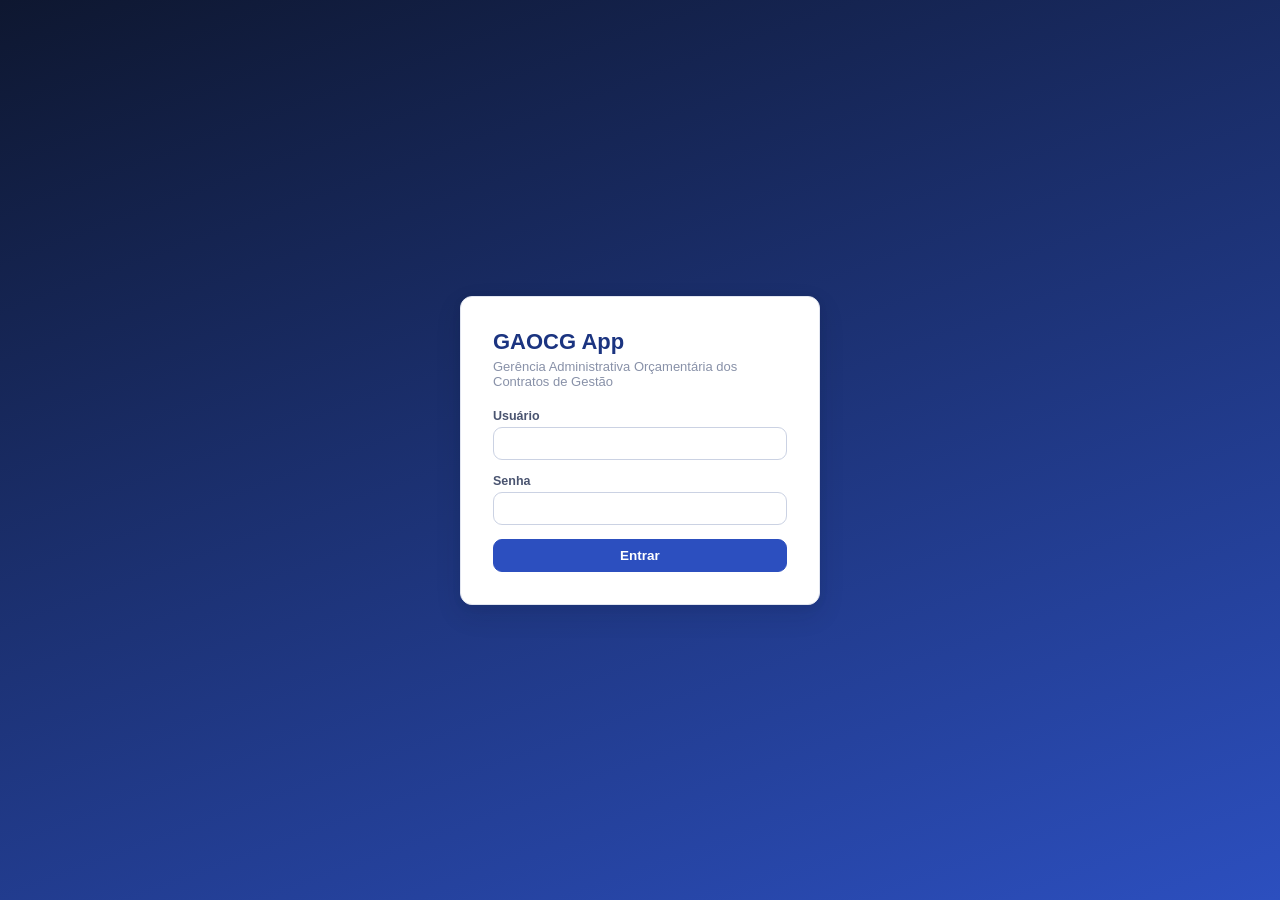
<file: index.html>
<!DOCTYPE html>
<html lang="pt-BR">
<head>
  <meta charset="UTF-8" />
  <meta name="viewport" content="width=device-width, initial-scale=1.0" />
  <title>GAOCG App - Gestão Orçamentária dos Contratos de Gestão</title>
  <link rel="icon" href="favicon.svg" type="image/svg+xml" />
  <!--
    Instalável (sessão 2026-09-01, pedido do usuário) - manifest.json/sw.js
    (na raiz do repo) só cuidam de "Adicionar à tela inicial" no
    celular/desktop. Sem modo offline de propósito - ver comentário no topo
    de sw.js pro motivo.
  -->
  <link rel="manifest" href="manifest.json" />
  <meta name="theme-color" content="#1e3a8a" />
  <link rel="apple-touch-icon" href="favicon.svg" />
  <meta name="apple-mobile-web-app-capable" content="yes" />
  <meta name="apple-mobile-web-app-title" content="GAOCG" />
  <meta name="apple-mobile-web-app-status-bar-style" content="black-translucent" />
  <link rel="stylesheet" href="css/style.css" />
  <!--
    "Novo visual" (sessão 2026-08-13) roda em PARALELO ao style.css acima,
    nunca no lugar dele (ver css/tema-novo.css) - só faz efeito com
    data-tema="novo" em <html>. Escolha entre "Atual"/"Novo" existiu como
    período de transição e foi removida (sessão 2026-08-14, pedido do
    usuário): data-tema="novo" agora é fixo, aplicado abaixo sem depender de
    preferência salva.
  -->
  <link rel="stylesheet" href="css/tema-novo.css" />
  <script>
    // data-tema="novo" precisa estar em <html> ANTES do parser chegar no
    // <body>, pra nunca piscar o visual antigo por uma fração de segundo -
    // por isso é um script síncrono aqui (não "defer" como os demais). Só o
    // modo de cor (claro/escuro/sistema) ainda é preferência do usuário,
    // salva em localStorage (ver js/tema.js).
    (function () {
      document.documentElement.setAttribute('data-tema', 'novo');
      try {
        var modoCor = localStorage.getItem('gaocg_tema_modo_cor') || 'sistema';
        if (modoCor !== 'sistema') document.documentElement.setAttribute('data-modo-cor', modoCor);
      } catch (e) { /* localStorage indisponível (modo privado etc.) - fica no modo sistema. */ }
    })();
  </script>
</head>
<body>

  <!--
    Anel de carregamento com porcentagem (sessão 2026-09-01, pedido do
    usuário: "como eu sei que não travou?") - substitui o spinner simples
    (sem informação nenhuma) por um indicador que sempre está em movimento e
    mostra uma estimativa de progresso, pra nunca parecer travado numa
    requisição mais lenta. A porcentagem é uma ESTIMATIVA por tempo (o Apps
    Script não expõe progresso real de execução) - se aproxima de ~92% e
    desacelera, nunca chega perto de 100% sozinha; só pula pra 100% quando a
    resposta chega de verdade (ver UI.mostrarCarregando/esconderCarregando,
    js/app.js).
  -->
  <div id="sobreposicaoCarregando" class="oculto">
    <div class="carregando-caixa">
      <div class="anel-carregamento-wrap">
        <svg class="anel-carregamento" viewBox="0 0 44 44">
          <circle class="anel-carregamento-fundo" cx="22" cy="22" r="19"></circle>
          <circle class="anel-carregamento-progresso" id="anelCarregamentoProgresso" cx="22" cy="22" r="19"></circle>
        </svg>
        <span class="anel-carregamento-texto" id="anelCarregamentoTexto">0%</span>
      </div>
      <p class="carregando-aviso oculto" id="carregandoAviso">Ainda carregando, aguarde…</p>
    </div>
  </div>
  <div id="containerToasts"></div>

  <!-- TELA DE LOGIN -->
  <section id="telaLogin">
    <div class="cartao-login">
      <h1>GAOCG App</h1>
      <p class="subtitulo">Gerência Administrativa Orçamentária dos Contratos de Gestão</p>
      <form id="formLogin" novalidate>
        <div class="campo">
          <label for="loginUsuario">Usuário</label>
          <input id="loginUsuario" type="text" autocomplete="username" required />
        </div>
        <div class="campo">
          <label for="loginSenha">Senha</label>
          <input id="loginSenha" type="password" autocomplete="current-password" required />
        </div>
        <p id="loginErro" class="erro-campo oculto"></p>
        <button type="submit" class="botao primario" style="width:100%">Entrar</button>
      </form>
    </div>
  </section>

  <!-- APLICAÇÃO -->
  <div id="appShell" class="oculto">
    <aside id="barraLateral">
      <div class="logo">GAOCG App</div>
      <nav>
        <button data-tela="dashboard" class="ativo">Dashboard</button>
        <button data-tela="sof">SOF</button>
        <button data-tela="notasEmpenho">Notas de Empenho</button>
        <button data-tela="recibos">Recibos</button>
        <button data-tela="unidades">Unidades</button>
        <button data-tela="metasProcessos">Metas de Processos</button>
        <button data-tela="fluxograma">Fluxograma GAOCG</button>
        <button data-tela="listas">Listas Personalizadas</button>
        <button data-tela="logAuditoria">Log de Auditoria</button>
        <button data-tela="sugestoes">Sugestões</button>
        <button data-tela="usuarios" class="somente-gerente oculto">Usuários</button>
      </nav>
    </aside>
    <div id="fundoMenuMobile" class="fundo-menu-mobile oculto"></div>

    <div id="areaPrincipal">
      <header id="barraTopo">
        <button type="button" id="btnMenuMobile" class="botao-icone oculto-desktop" aria-label="Abrir menu">☰</button>
        <div id="tituloTopo" style="font-weight:600;color:var(--azul-escuro)"></div>
        <div style="display:flex;align-items:center;gap:16px">
          <div id="temaControles"></div>
          <div class="usuario-info">
            <strong id="nomeUsuarioTopo"></strong>
            <span id="perfilUsuarioTopo"></span>
          </div>
          <button id="btnSair" class="botao">Sair</button>
        </div>
      </header>
      <main id="conteudo"></main>
    </div>
  </div>

  <!--
    MODAL GENÉRICO (reaproveitado por todas as telas) - sessão 2026-08-12:
    o conteúdo (.modal, com título/corpo/rodapé) passou a ser criado por JS
    (UI.abrirModal, js/app.js) em vez de fixo aqui, pra permitir minimizar um
    card editado (sai de dentro de #sobreposicaoModal, vai pra
    #areaModaisMinimizados, sem perder nenhum estado/listener) e reabri-lo
    depois pelo "dock" (#dockModais, canto inferior esquerdo).
  -->
  <div id="sobreposicaoModal" class="sobreposicao-modal oculto"></div>
  <div id="areaModaisMinimizados" class="oculto"></div>
  <div id="dockModais" class="dock-modais"></div>

  <!--
    TROCA DE SENHA OBRIGATÓRIA (sessão 2026-08-26, pedido do usuário) -
    aparece no primeiro login de todo usuário novo, e de novo sempre que um
    Gerente/Administrador redefine a senha dele (gera uma senha temporária).
    Fixo aqui (não passa por UI.abrirModal) DE PROPÓSITO: sem botão de
    fechar/X e sem listener de "clicar fora" - só some depois que
    trocarSenhaPrimeiroLogin salva com sucesso (ver verificarTrocaSenhaObrigatoria_,
    js/app.js). Fica escondido por baixo do appShell até ser exibido.
  -->
  <div id="sobreposicaoTrocaSenhaObrigatoria" class="sobreposicao-modal oculto">
    <div class="modal pequeno">
      <div class="modal-cabecalho"><h3 class="modal-titulo">Troque sua senha</h3></div>
      <div class="modal-corpo">
        <p class="ajuda">Este é o seu primeiro acesso (ou sua senha foi redefinida). Por segurança, defina uma senha nova antes de continuar.</p>
        <p class="ajuda">Essa senha é <strong>pessoal - só você tem acesso a ela</strong>. Se esquecer, peça a um Gerente ou ao Administrador do Aplicativo para redefini-la; ao fazer isso, será gerada uma senha temporária nova (informada a você por eles) e este mesmo aviso aparecerá de novo no seu próximo login.</p>
        <form id="formTrocaSenhaObrigatoria" novalidate>
          <div class="campo"><label for="primeiroLoginSenhaNova">Nova senha *</label><input id="primeiroLoginSenhaNova" type="password" autocomplete="new-password" minlength="6" required /></div>
          <div class="campo"><label for="primeiroLoginSenhaConfirmacao">Confirmar nova senha *</label><input id="primeiroLoginSenhaConfirmacao" type="password" autocomplete="new-password" minlength="6" required /></div>
          <p id="primeiroLoginErro" class="erro-campo oculto"></p>
          <button type="submit" class="botao primario" style="width:100%">Salvar nova senha</button>
        </form>
      </div>
    </div>
  </div>

  <!--
    defer: os 18 arquivos são baixados em PARALELO durante o parse do HTML e
    executados na ordem declarada, logo antes do DOMContentLoaded - em vez de
    um download bloqueante atrás do outro. A ordem entre eles continua
    garantida (é isso que `defer` promete), então as dependências de carga
    (App.init em js/app.js depende de todos os módulos anteriores já estarem
    definidos) seguem valendo. Nenhum módulo toca no DOM antes do parse
    terminar, então o listener de DOMContentLoaded em js/app.js continua sendo
    registrado a tempo.
  -->
  <script defer src="js/api.js"></script>
  <script defer src="js/cache-abas.js"></script>
  <script defer src="js/auth.js"></script>
  <script defer src="js/unidades.js"></script>
  <script defer src="js/metas-processos.js"></script>
  <script defer src="js/listas.js"></script>
  <script defer src="js/usuarios.js"></script>
  <script defer src="js/edicao-simultanea.js"></script>
  <script defer src="js/sei-bridge.js"></script>
  <script defer src="js/sof.js"></script>
  <script defer src="js/notas-empenho.js"></script>
  <script defer src="js/recibos.js"></script>
  <script defer src="js/log-auditoria.js"></script>
  <script defer src="js/sugestoes.js"></script>
  <script defer src="js/fluxograma.js"></script>
  <script defer src="js/relatorios.js"></script>
  <script defer src="js/dashboard.js"></script>
  <script defer src="js/tema.js"></script>
  <script defer src="js/app.js"></script>
  <script>
    // Registro do service worker (sessão 2026-09-01) - só pra habilitar
    // "Adicionar à tela inicial", sem afetar o carregamento normal (roda
    // depois do "load", em segundo plano, e falha em silêncio se o
    // navegador não suportar). Ver comentário no topo de sw.js: ele não
    // cacheia nada de propósito.
    if ('serviceWorker' in navigator) {
      window.addEventListener('load', () => {
        navigator.serviceWorker.register('sw.js').catch(() => {});
      });
    }
  </script>
</body>
</html>
</file>
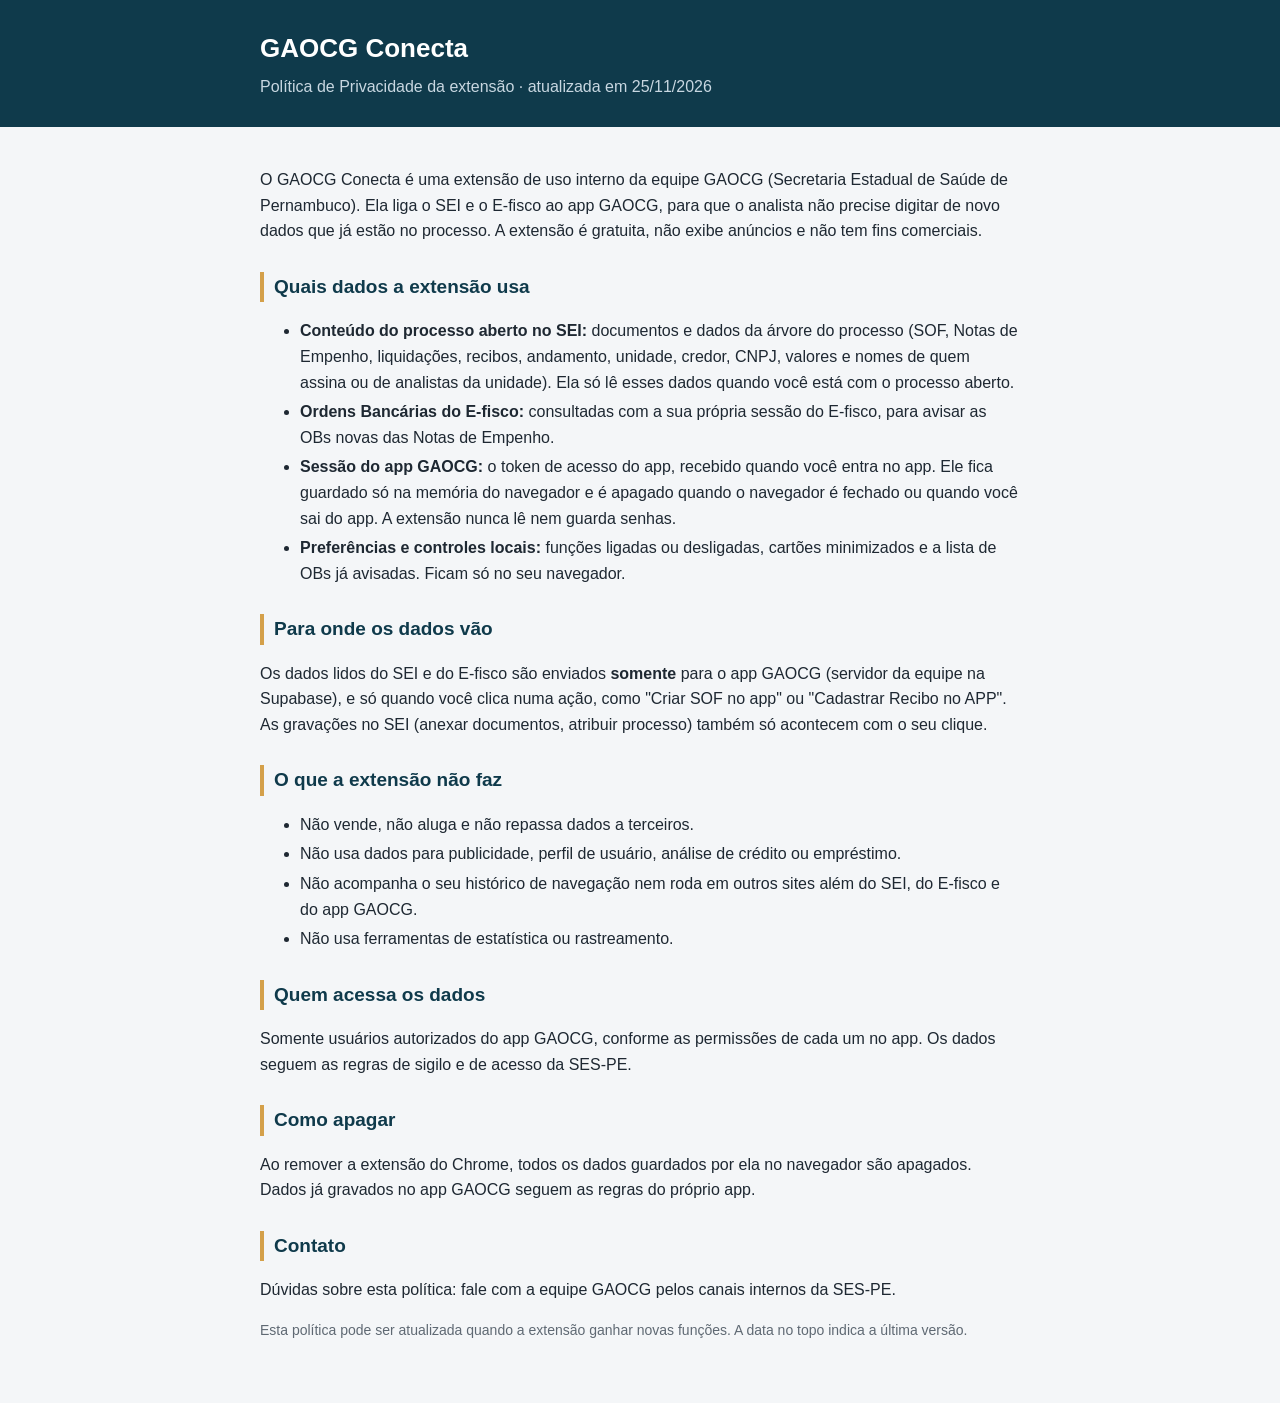
<file: privacidade.html>
<!doctype html>
<html lang="pt-BR">
<head>
<meta charset="utf-8">
<meta name="viewport" content="width=device-width, initial-scale=1">
<title>Política de Privacidade · GAOCG Conecta</title>
<style>
  :root { --fundo:#f4f6f8; --texto:#1e2832; --suave:#5f6973; --azul:#0f3a4b; --ouro:#d4a04a; }
  body { margin:0; background:var(--fundo); color:var(--texto); font:16px/1.6 "Segoe UI", Arial, sans-serif; }
  header { background:var(--azul); color:#fff; padding:28px 16px; }
  header div, main { max-width:760px; margin:0 auto; }
  header h1 { margin:0; font-size:26px; }
  header p { margin:4px 0 0; color:#c8d7e1; }
  main { padding:24px 16px 48px; }
  h2 { color:var(--azul); font-size:19px; margin-top:28px; border-left:4px solid var(--ouro); padding-left:10px; }
  li { margin:4px 0; }
  .nota { color:var(--suave); font-size:14px; }
</style>
</head>
<body>
<header><div>
  <h1>GAOCG Conecta</h1>
  <p>Política de Privacidade da extensão · atualizada em 25/11/2026</p>
</div></header>
<main>
  <p>O GAOCG Conecta é uma extensão de uso interno da equipe GAOCG (Secretaria Estadual de Saúde de Pernambuco). Ela liga o SEI e o E-fisco ao app GAOCG, para que o analista não precise digitar de novo dados que já estão no processo. A extensão é gratuita, não exibe anúncios e não tem fins comerciais.</p>

  <h2>Quais dados a extensão usa</h2>
  <ul>
    <li><strong>Conteúdo do processo aberto no SEI:</strong> documentos e dados da árvore do processo (SOF, Notas de Empenho, liquidações, recibos, andamento, unidade, credor, CNPJ, valores e nomes de quem assina ou de analistas da unidade). Ela só lê esses dados quando você está com o processo aberto.</li>
    <li><strong>Ordens Bancárias do E-fisco:</strong> consultadas com a sua própria sessão do E-fisco, para avisar as OBs novas das Notas de Empenho.</li>
    <li><strong>Sessão do app GAOCG:</strong> o token de acesso do app, recebido quando você entra no app. Ele fica guardado só na memória do navegador e é apagado quando o navegador é fechado ou quando você sai do app. A extensão nunca lê nem guarda senhas.</li>
    <li><strong>Preferências e controles locais:</strong> funções ligadas ou desligadas, cartões minimizados e a lista de OBs já avisadas. Ficam só no seu navegador.</li>
  </ul>

  <h2>Para onde os dados vão</h2>
  <p>Os dados lidos do SEI e do E-fisco são enviados <strong>somente</strong> para o app GAOCG (servidor da equipe na Supabase), e só quando você clica numa ação, como "Criar SOF no app" ou "Cadastrar Recibo no APP". As gravações no SEI (anexar documentos, atribuir processo) também só acontecem com o seu clique.</p>

  <h2>O que a extensão não faz</h2>
  <ul>
    <li>Não vende, não aluga e não repassa dados a terceiros.</li>
    <li>Não usa dados para publicidade, perfil de usuário, análise de crédito ou empréstimo.</li>
    <li>Não acompanha o seu histórico de navegação nem roda em outros sites além do SEI, do E-fisco e do app GAOCG.</li>
    <li>Não usa ferramentas de estatística ou rastreamento.</li>
  </ul>

  <h2>Quem acessa os dados</h2>
  <p>Somente usuários autorizados do app GAOCG, conforme as permissões de cada um no app. Os dados seguem as regras de sigilo e de acesso da SES-PE.</p>

  <h2>Como apagar</h2>
  <p>Ao remover a extensão do Chrome, todos os dados guardados por ela no navegador são apagados. Dados já gravados no app GAOCG seguem as regras do próprio app.</p>

  <h2>Contato</h2>
  <p>Dúvidas sobre esta política: fale com a equipe GAOCG pelos canais internos da SES-PE.</p>

  <p class="nota">Esta política pode ser atualizada quando a extensão ganhar novas funções. A data no topo indica a última versão.</p>
</main>
</body>
</html>
</file>
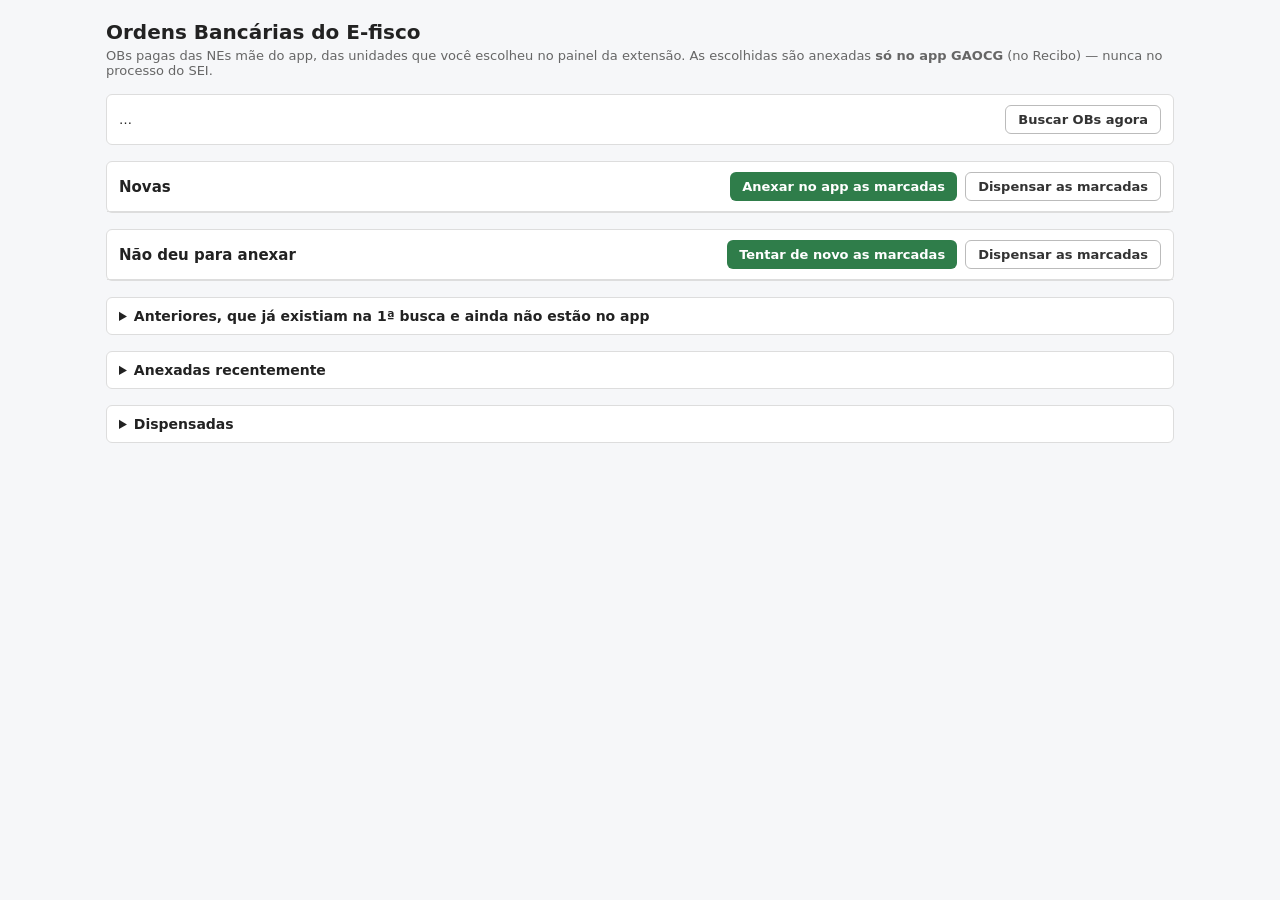
<file: Extension/gaocg-sei-bridge/obs-efisco.html>
<!DOCTYPE html>
<html lang="pt-BR">
<head>
  <meta charset="UTF-8">
  <meta name="viewport" content="width=device-width, initial-scale=1">
  <title>OBs do E-fisco - GAOCG</title>
  <style>
    :root { --verde: #2f7d4a; --vermelho: #b33a3a; --borda: #ddd; --suave: #666; --fundo: #f6f7f9; }
    * { box-sizing: border-box; }
    body { font-family: system-ui, sans-serif; margin: 0; background: var(--fundo); color: #222; }
    main { max-width: 1100px; margin: 0 auto; padding: 20px 16px 40px; }
    h1 { font-size: 20px; margin: 0 0 4px; }
    .sub { color: var(--suave); font-size: 13px; margin: 0 0 16px; }
    .aviso { background: #fff7e0; border: 1px solid #f0d58a; border-radius: 6px; padding: 10px 12px; font-size: 13px; margin-bottom: 12px; }
    .aviso button { margin-top: 8px; }
    .situacao { background: #fff; border: 1px solid var(--borda); border-radius: 6px; padding: 10px 12px; font-size: 13px; margin-bottom: 16px; display: flex; gap: 12px; align-items: center; flex-wrap: wrap; justify-content: space-between; }
    section { background: #fff; border: 1px solid var(--borda); border-radius: 6px; margin-bottom: 16px; }
    section > header { display: flex; align-items: center; justify-content: space-between; gap: 8px; padding: 10px 12px; border-bottom: 1px solid var(--borda); flex-wrap: wrap; }
    section h2 { font-size: 15px; margin: 0; }
    .vazio { padding: 12px; color: var(--suave); font-size: 13px; }
    .tabela { width: 100%; overflow-x: auto; }
    table { width: 100%; border-collapse: collapse; font-size: 13px; }
    th, td { text-align: left; padding: 6px 10px; border-bottom: 1px solid #eee; vertical-align: top; }
    th { background: #fafafa; font-weight: 600; white-space: nowrap; }
    td.valor { text-align: right; white-space: nowrap; }
    td.motivo { color: #8a4b00; max-width: 380px; }
    td.ok { color: var(--verde); }
    .acoes { display: flex; gap: 8px; flex-wrap: wrap; }
    button { font: inherit; font-size: 13px; font-weight: 600; padding: 6px 12px; border-radius: 6px; border: 0; cursor: pointer; color: #fff; background: var(--verde); }
    button.secundario { background: #fff; color: #333; border: 1px solid #bbb; }
    button.perigo { background: var(--vermelho); }
    button:disabled { opacity: .55; cursor: default; }
    details > summary { cursor: pointer; padding: 10px 12px; font-weight: 600; font-size: 14px; }
    .etiqueta { display: inline-block; font-size: 11px; font-weight: 600; padding: 1px 7px; border-radius: 10px; background: #eef; color: #335; }
    .etiqueta.andamento { background: #e8f0ff; color: #1d4fa3; }
  </style>
</head>
<body>
  <main>
    <h1>Ordens Bancárias do E-fisco</h1>
    <p class="sub">OBs pagas das NEs mãe do app, das unidades que você escolheu no painel da extensão. As escolhidas são anexadas <strong>só no app GAOCG</strong> (no Recibo) — nunca no processo do SEI.</p>

    <div id="confirmacao" class="aviso" hidden>
      <span id="confirmacaoTexto"></span><br>
      <button type="button" class="secundario" id="btnFecharCaixa">Fechar</button>
    </div>

    <div class="situacao">
      <span id="situacao">…</span>
      <div class="acoes">
        <button type="button" class="secundario" id="btnBuscar">Buscar OBs agora</button>
      </div>
    </div>

    <section id="secNovas">
      <header>
        <h2>Novas <span id="qtdNovas"></span></h2>
        <div class="acoes">
          <button type="button" id="btnAnexarNovas">Anexar no app as marcadas</button>
          <button type="button" class="secundario" id="btnDispensarNovas">Dispensar as marcadas</button>
        </div>
      </header>
      <div id="listaNovas"></div>
    </section>

    <section id="secPendentes">
      <header>
        <h2>Não deu para anexar <span id="qtdPendentes"></span></h2>
        <div class="acoes">
          <button type="button" id="btnAnexarPendentes">Tentar de novo as marcadas</button>
          <button type="button" class="secundario" id="btnDispensarPendentes">Dispensar as marcadas</button>
        </div>
      </header>
      <div id="listaPendentes"></div>
    </section>

    <section>
      <details id="detAnteriores">
        <summary>Anteriores, que já existiam na 1ª busca e ainda não estão no app <span id="qtdAnteriores"></span></summary>
        <div class="acoes" style="padding: 0 12px 10px">
          <button type="button" id="btnAnexarAnteriores">Anexar no app as marcadas</button>
          <button type="button" class="secundario" id="btnDispensarAnteriores">Dispensar as marcadas</button>
        </div>
        <div id="listaAnteriores"></div>
      </details>
    </section>

    <section>
      <details>
        <summary>Anexadas recentemente <span id="qtdResolvidas"></span></summary>
        <div id="listaResolvidas"></div>
      </details>
    </section>

    <section>
      <details>
        <summary>Dispensadas <span id="qtdDispensadas"></span></summary>
        <div class="acoes" style="padding: 0 12px 10px">
          <button type="button" class="secundario" id="btnRestaurar">Voltar as marcadas para a lista</button>
        </div>
        <div id="listaDispensadas"></div>
      </details>
    </section>
  </main>
  <script src="obs-efisco.js"></script>
</body>
</html>
</file>
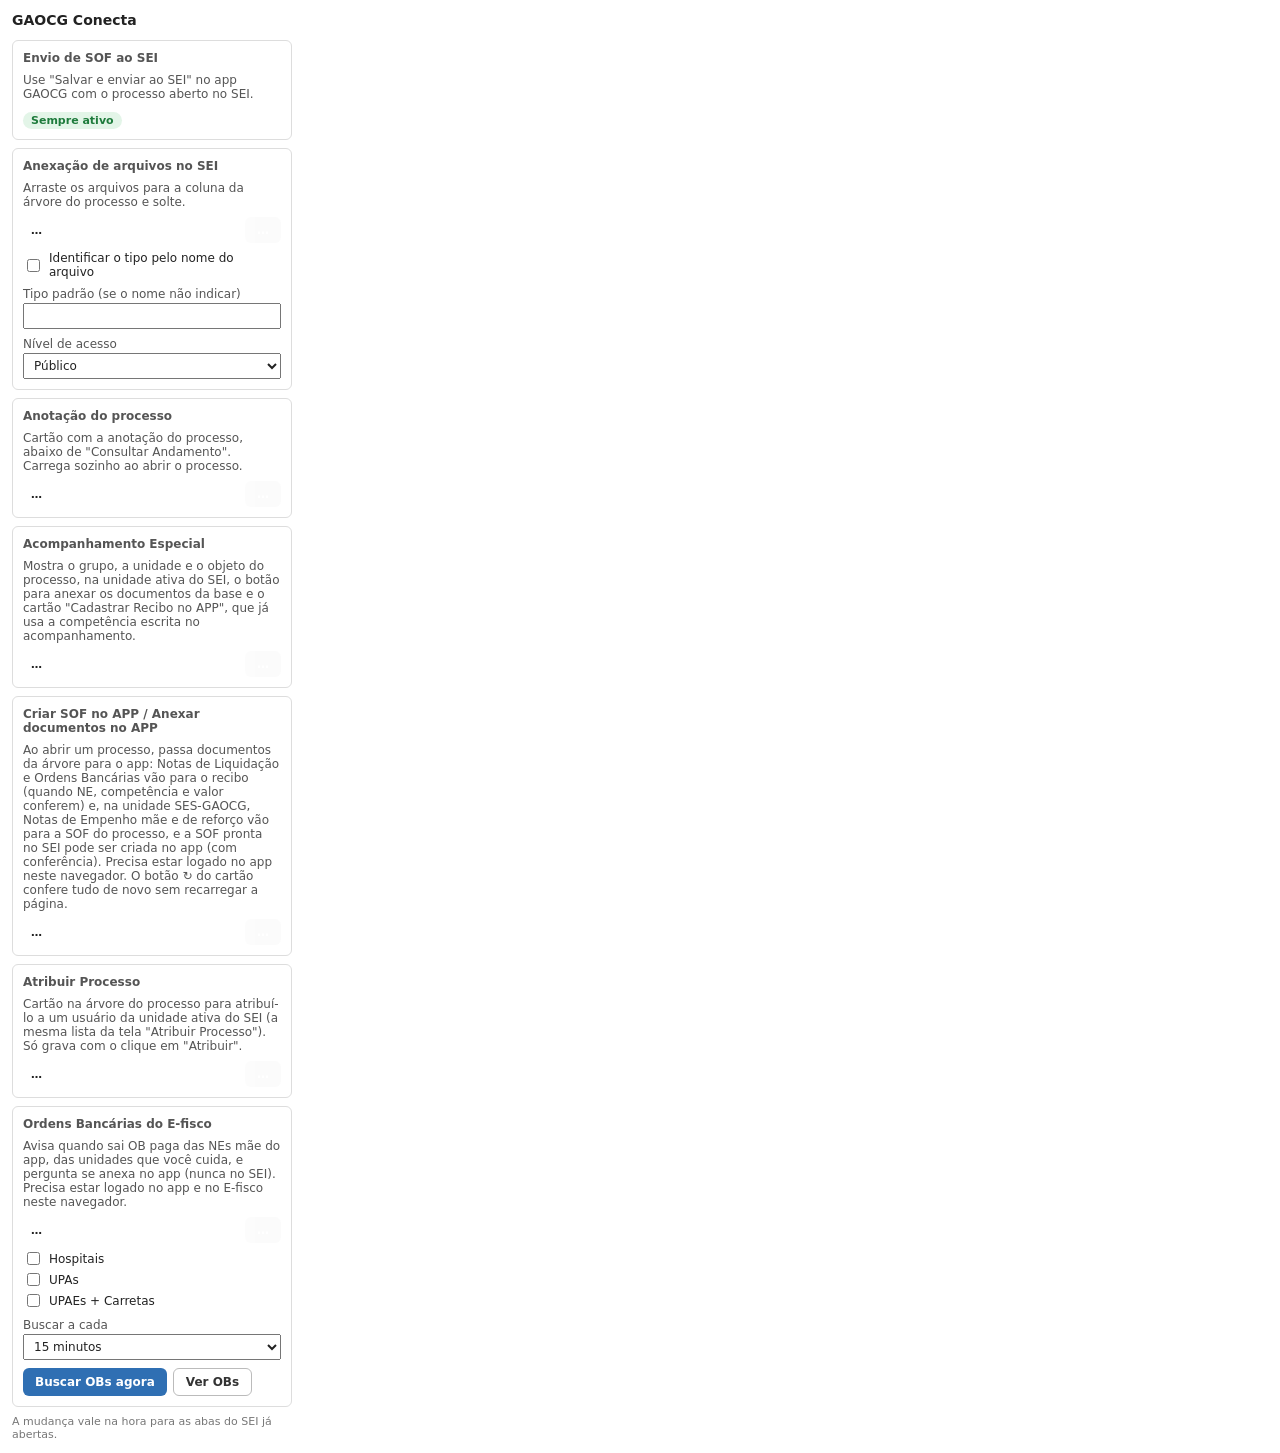
<file: Extension/gaocg-sei-bridge/popup.html>
<!DOCTYPE html>
<html lang="pt-BR">
<head>
  <meta charset="UTF-8">
  <style>
    body { font-family: system-ui, sans-serif; width: 280px; padding: 12px; margin: 0; color: #222; }
    h1 { font-size: 14px; margin: 0 0 2px; }
    .versao { font-size: 11px; color: #777; margin: 0 0 12px; }
    .item { border: 1px solid #ddd; border-radius: 6px; padding: 10px; margin-bottom: 8px; }
    .item-titulo { font-size: 12px; font-weight: 600; margin: 0 0 4px; }
    .item p { font-size: 12px; color: #555; margin: 0 0 8px; }
    .status { display: inline-block; font-size: 11px; font-weight: 600; padding: 2px 8px; border-radius: 10px; }
    .status.ativo { background: #e3f5e8; color: #1e7b3c; }
    .status.inativo { background: #f3e3e3; color: #a12a2a; }
    .linha { display: flex; align-items: center; justify-content: space-between; gap: 8px; }
    button { font: inherit; font-size: 12px; font-weight: 600; padding: 6px 12px; border-radius: 6px; border: 0; cursor: pointer; color: #fff; }
    button.desativar { background: #b33a3a; }
    button.ativar { background: #2f7d4a; }
    button:disabled { opacity: .6; cursor: default; }
    .campo { display: block; font-size: 12px; color: #555; margin-top: 8px; }
    .campo input, .campo select { display: block; width: 100%; box-sizing: border-box; font: inherit; color: #222; padding: 4px 6px; margin-top: 2px; }
    .caixa { display: flex; align-items: center; gap: 6px; font-size: 12px; color: #222; margin-top: 8px; }
    .rodape { font-size: 11px; color: #777; margin: 4px 0 0; }
    .grupos { display: grid; gap: 2px; margin-top: 6px; }
    .grupos .caixa { margin-top: 0; }
    .situacao-efisco { font-size: 11px; color: #555; margin: 8px 0 0; }
    .situacao-efisco.alerta { color: #a12a2a; font-weight: 600; }
    .botoes { display: flex; gap: 6px; margin-top: 8px; flex-wrap: wrap; }
    button.acao { background: #2f6fb3; }
    button.neutro { background: #fff; color: #333; border: 1px solid #bbb; }
  </style>
</head>
<body>
  <h1>GAOCG Conecta</h1>
  <p class="versao" id="versao"></p>

  <div class="item">
    <p class="item-titulo">Envio de SOF ao SEI</p>
    <p>Use "Salvar e enviar ao SEI" no app GAOCG com o processo aberto no SEI.</p>
    <span class="status ativo">Sempre ativo</span>
  </div>

  <div class="item">
    <p class="item-titulo">Anexação de arquivos no SEI</p>
    <p>Arraste os arquivos para a coluna da árvore do processo e solte.</p>
    <div class="linha">
      <span class="status" id="statusFerramentas">…</span>
      <button type="button" id="btnFerramentas" disabled>…</button>
    </div>
    <label class="caixa" for="anexoTipoPeloNome">
      <input type="checkbox" id="anexoTipoPeloNome">
      Identificar o tipo pelo nome do arquivo
    </label>
    <label class="campo" for="anexoTipo">Tipo padrão (se o nome não indicar)
      <input type="text" id="anexoTipo" maxlength="80" autocomplete="off">
    </label>
    <label class="campo" for="anexoNivel">Nível de acesso
      <select id="anexoNivel">
        <option value="publico">Público</option>
        <option value="restrito">Restrito</option>
        <option value="sigiloso">Sigiloso</option>
      </select>
    </label>
  </div>

  <div class="item">
    <p class="item-titulo">Anotação do processo</p>
    <p>Cartão com a anotação do processo, abaixo de "Consultar Andamento". Carrega sozinho ao abrir o processo.</p>
    <div class="linha">
      <span class="status" id="statusAnotacao">…</span>
      <button type="button" id="btnAnotacao" disabled>…</button>
    </div>
  </div>

  <div class="item">
    <p class="item-titulo">Acompanhamento Especial</p>
    <p>Mostra o grupo, a unidade e o objeto do processo, na unidade ativa do SEI, o botão para anexar os documentos da base e o cartão "Cadastrar Recibo no APP", que já usa a competência escrita no acompanhamento.</p>
    <div class="linha">
      <span class="status" id="statusAcompanhamento">…</span>
      <button type="button" id="btnAcompanhamento" disabled>…</button>
    </div>
  </div>

  <div class="item">
    <p class="item-titulo">Criar SOF no APP / Anexar documentos no APP</p>
    <p>Ao abrir um processo, passa documentos da árvore para o app: Notas de Liquidação e Ordens Bancárias vão para o recibo (quando NE, competência e valor conferem) e, na unidade SES-GAOCG, Notas de Empenho mãe e de reforço vão para a SOF do processo, e a SOF pronta no SEI pode ser criada no app (com conferência). Precisa estar logado no app neste navegador. O botão ↻ do cartão confere tudo de novo sem recarregar a página.</p>
    <div class="linha">
      <span class="status" id="statusReciboSei">…</span>
      <button type="button" id="btnReciboSei" disabled>…</button>
    </div>
  </div>

  <div class="item">
    <p class="item-titulo">Atribuir Processo</p>
    <p>Cartão na árvore do processo para atribuí-lo a um usuário da unidade ativa do SEI (a mesma lista da tela "Atribuir Processo"). Só grava com o clique em "Atribuir".</p>
    <div class="linha">
      <span class="status" id="statusAtribuir">…</span>
      <button type="button" id="btnAtribuir" disabled>…</button>
    </div>
  </div>

  <div class="item">
    <p class="item-titulo">Ordens Bancárias do E-fisco</p>
    <p>Avisa quando sai OB paga das NEs mãe do app, das unidades que você cuida, e pergunta se anexa no app (nunca no SEI). Precisa estar logado no app e no E-fisco neste navegador.</p>
    <div class="linha">
      <span class="status" id="statusEfisco">…</span>
      <button type="button" id="btnEfisco" disabled>…</button>
    </div>
    <div class="grupos" id="gruposEfisco">
      <label class="caixa"><input type="checkbox" value="hospital"> Hospitais</label>
      <label class="caixa"><input type="checkbox" value="upa"> UPAs</label>
      <label class="caixa"><input type="checkbox" value="upae_carreta"> UPAEs + Carretas</label>
    </div>
    <label class="campo" for="intervaloEfisco">Buscar a cada
      <select id="intervaloEfisco">
        <option value="15">15 minutos</option>
        <option value="30">30 minutos</option>
        <option value="60">1 hora</option>
        <option value="120">2 horas</option>
      </select>
    </label>
    <p class="situacao-efisco" id="situacaoEfisco"></p>
    <div class="botoes">
      <button type="button" class="acao" id="btnBuscarEfisco">Buscar OBs agora</button>
      <button type="button" class="neutro" id="btnVerEfisco">Ver OBs</button>
    </div>
  </div>

  <p class="rodape">A mudança vale na hora para as abas do SEI já abertas.</p>

  <script src="popup.js"></script>
</body>
</html>
</file>
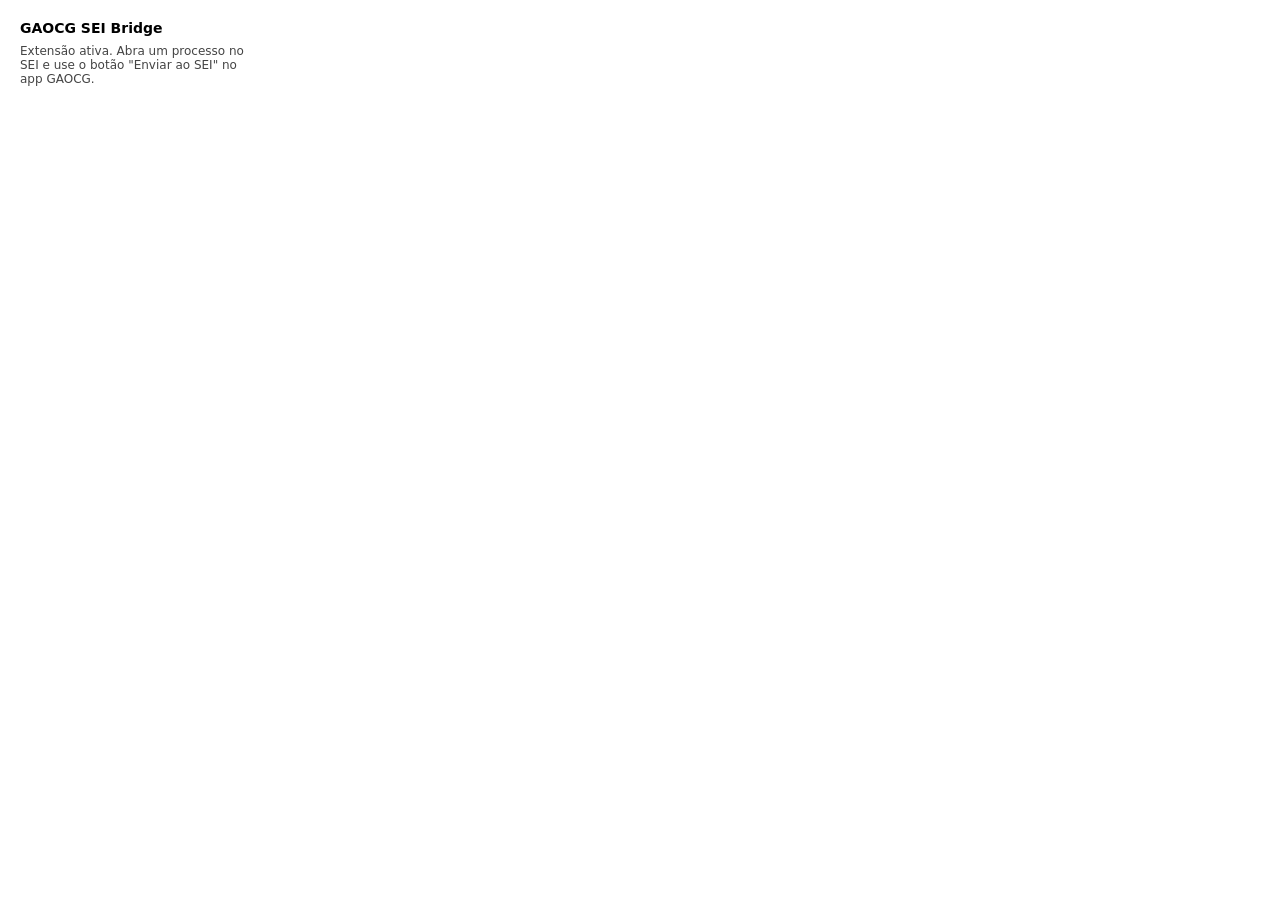
<file: Extension/gaocg-sei-bridge/gaocg-sei-bridge/popup.html>
<!DOCTYPE html>
<html lang="pt-BR">
<head>
  <meta charset="UTF-8">
  <style>
    body { font-family: system-ui, sans-serif; width: 240px; padding: 12px; }
    h1 { font-size: 14px; margin: 0 0 8px; }
    p { font-size: 12px; color: #444; margin: 4px 0; }
  </style>
</head>
<body>
  <h1>GAOCG SEI Bridge</h1>
  <p>Extensão ativa. Abra um processo no SEI e use o botão "Enviar ao SEI" no app GAOCG.</p>
</body>
</html>
</file>
<file: css/style.css>
/* GAOCG App - CSS vanilla (sem framework), tema claro. */

:root {
  --azul: #1d4ed8;
  --azul-escuro: #1e3a8a;
  --azul-claro: #dbeafe;
  --verde: #15803d;
  --verde-claro: #dcfce7;
  --vermelho: #b91c1c;
  --vermelho-claro: #fee2e2;
  --amarelo: #a16207;
  --amarelo-claro: #fef9c3;
  --cinza-100: #f1f5f9;
  --cinza-200: #e2e8f0;
  --cinza-300: #cbd5e1;
  --cinza-500: #64748b;
  --cinza-700: #334155;
  --cinza-900: #0f172a;
  --branco: #ffffff;
  --roxo: #7e22ce;
  --roxo-claro: #f3e8ff;
  --ciano: #0e7490;
  --ciano-claro: #cffafe;
  --raio: 10px;
  --sombra: 0 2px 6px rgba(15, 23, 42, 0.1), 0 1px 3px rgba(15, 23, 42, 0.07);
  --sombra-forte: 0 8px 20px rgba(15, 23, 42, 0.14), 0 2px 6px rgba(15, 23, 42, 0.08);
}

* { box-sizing: border-box; }

body {
  margin: 0;
  font-family: -apple-system, "Segoe UI", Roboto, Arial, sans-serif;
  background: var(--cinza-100);
  color: var(--cinza-900);
  font-size: 14px;
}

.oculto { display: none !important; }

/* ===== Login ===== */
#telaLogin {
  min-height: 100vh;
  display: flex;
  align-items: center;
  justify-content: center;
  background: linear-gradient(135deg, var(--azul-escuro), var(--azul));
}
.cartao-login {
  background: var(--branco);
  border-radius: var(--raio);
  box-shadow: var(--sombra);
  padding: 32px;
  width: 100%;
  max-width: 360px;
}
.cartao-login h1 { margin: 0 0 4px; color: var(--azul-escuro); font-size: 22px; }
.cartao-login p.subtitulo { margin: 0 0 20px; color: var(--cinza-500); font-size: 13px; }

/* ===== Layout geral ===== */
#appShell { display: flex; min-height: 100vh; }

#barraLateral {
  width: 220px;
  background: var(--azul-escuro);
  color: var(--branco);
  flex-shrink: 0;
  display: flex;
  flex-direction: column;
}
#barraLateral .logo { padding: 20px 16px; font-weight: 700; font-size: 16px; border-bottom: 1px solid rgba(255,255,255,0.15); }
#barraLateral nav { flex: 1; padding: 8px; }
#barraLateral nav button {
  display: block;
  width: 100%;
  text-align: left;
  background: none;
  border: none;
  color: rgba(255,255,255,0.85);
  padding: 10px 12px;
  border-radius: var(--raio);
  cursor: pointer;
  font-size: 13.5px;
  margin-bottom: 2px;
}
#barraLateral nav button:hover { background: rgba(255,255,255,0.1); }
#barraLateral nav button.ativo { background: var(--azul); color: var(--branco); font-weight: 600; }

#areaPrincipal { flex: 1; display: flex; flex-direction: column; min-width: 0; }

#barraTopo {
  background: var(--branco);
  border-bottom: 1px solid var(--cinza-200);
  padding: 12px 24px;
  display: flex;
  justify-content: space-between;
  align-items: center;
}
/*
 * Borda + sombra (sessão 2026-08-14, pedido do usuário): antes só tinha
 * cursor:pointer, sem nenhuma pista visual de que dava pra clicar (abre
 * abrirModalPerfil, ver js/app.js) até passar o mouse. Mesma linguagem de
 * "cartão clicável" já usada em .cartao-indicador/.cartao-sof/.cartao-unidade
 * (borda sutil + sombra em repouso, borda mais escura + sombra mais forte no
 * hover) - só com os tokens de cor prontos pra virar dark mode sozinha
 * quando o tema mudar (ver css/tema-novo.css).
 */
#barraTopo .usuario-info {
  text-align: right;
  font-size: 12.5px;
  color: var(--cinza-500);
  cursor: pointer;
  padding: 6px 14px;
  border: 1px solid var(--cinza-200);
  border-radius: var(--raio);
  background: var(--cinza-100);
  box-shadow: var(--sombra);
  transition: box-shadow .12s ease, border-color .12s ease;
}
#barraTopo .usuario-info:hover { border-color: var(--cinza-300); box-shadow: var(--sombra-forte); }
#barraTopo .usuario-info strong { color: var(--cinza-900); font-size: 14px; display: block; }

#conteudo { padding: 24px; flex: 1; overflow-y: auto; max-width: 1600px; margin: 0 auto; width: 100%; }

/* ===== Componentes ===== */
h2.titulo-tela { margin: 0 0 16px; font-size: 18px; color: var(--azul-escuro); }

.botao {
  display: inline-block;
  border: none;
  border-radius: var(--raio);
  padding: 8px 16px;
  font-size: 13.5px;
  font-weight: 600;
  cursor: pointer;
  background: var(--cinza-200);
  color: var(--cinza-900);
  text-decoration: none; /* .botao também é usada em <a> (ex.: "Ver arquivo") - sem isso, herdava o sublinhado padrão de link. */
  transition: transform .08s ease, filter .08s ease;
}
.botao:hover { filter: brightness(0.97); }
.botao:active { transform: scale(0.96); filter: brightness(0.9); }
.botao.primario { background: var(--azul); color: var(--branco); }
.botao.perigo { background: var(--vermelho); color: var(--branco); }
.botao.sucesso { background: var(--verde); color: var(--branco); }
.botao:disabled { opacity: 0.6; cursor: not-allowed; }
/* Botão "Apagar cards"/"Apagar linhas" com o modo de seleção em lote ligado (sessão 2026-08-31). */
.botao.ativo { background: var(--vermelho); color: var(--branco); }

/**
 * Barra de seleção em lote (sessão 2026-08-31, pedido do usuário: "Apagar
 * cards" em SOF/Notas de Empenho/Unidades/Recibos) - mesma barra reaproveitada
 * nas 4 telas, sempre logo abaixo da barra de filtros.
 */
.barra-selecao-lote { display: flex; align-items: center; gap: 12px; background: var(--vermelho-claro); border: 1px solid var(--vermelho); border-radius: 8px; padding: 10px 14px; margin-bottom: 16px; font-weight: 600; }
.barra-selecao-lote span { flex: 1; }
.checkbox-selecao-lote { width: 20px; height: 20px; cursor: pointer; }
.em-selecao-lote { outline: 2px dashed var(--vermelho); outline-offset: 2px; }

.campo { margin-bottom: 14px; }
.campo label { display: block; font-weight: 600; margin-bottom: 4px; font-size: 12.5px; color: var(--cinza-700); }
.campo input:not([type="checkbox"]):not([type="radio"]), .campo select, .campo textarea {
  width: 100%;
  padding: 8px 10px;
  border: 1px solid var(--cinza-300);
  border-radius: 8px;
  font-size: 13.5px;
  font-family: inherit;
}
/*
 * Especificidade do ramo de <input> nas 3 regras abaixo repete DE PROPÓSITO
 * os dois :not() da regra "normal" logo acima (linha 128) - achado real
 * (sessão 2026-08-14, motivado pelo usuário reportar que o vermelho novo não
 * aparecia): ".campo input.destaque-repeticao" (2 classes) tem especificidade
 * MENOR que ".campo input:not([type=checkbox]):not([type=radio])" (3
 * classes, por causa dos dois :not() - cada um conta a especificidade do que
 * está dentro dele, é padrão CSS), então a borda cinza "normal" sempre
 * vencia e o amarelo/vermelho NUNCA aparecia em campo <input> - nem o amarelo
 * de template, nem o vermelho de valor monetário inválido, os dois já
 * quebrados antes desta sessão. <select>/<textarea> nunca tiveram esse
 * problema (a regra "normal" deles não tem :not() nenhum). O mesmo ajuste
 * foi replicado em css/tema-novo.css (tema escuro tem sua própria regra
 * "normal", com o mesmo problema).
 */
.campo input:not([type="checkbox"]):not([type="radio"]).destaque-repeticao, .campo select.destaque-repeticao, .campo textarea.destaque-repeticao {
  border-color: var(--amarelo); background: var(--amarelo-claro);
}
/* Campo monetário com texto que não vira número (ver UI.parseValorBr, js/app.js).
   Os campos de valor são type="text" + inputmode="decimal" pra aceitar o formato
   brasileiro ("1.234,56"), que o type="number" rejeitava silenciosamente. */
.campo input:not([type="checkbox"]):not([type="radio"]).campo-invalido {
  border-color: var(--vermelho); background: var(--vermelho-claro);
}
/* Campo obrigatório do formulário de SOF ainda vazio (sessão 2026-08-14,
   pedido do usuário) - ver CAMPOS_OBRIGATORIOS/aplicarDestaqueObrigatorios_
   em js/sof.js. Some sozinho assim que o campo é preenchido (na mão ou por
   autopreenchimento de template/unidade); nunca convive com .destaque-repeticao
   no mesmo campo, porque um campo preenchido pelo template deixa de estar vazio. */
.campo input:not([type="checkbox"]):not([type="radio"]).campo-obrigatorio-vazio, .campo select.campo-obrigatorio-vazio, .campo textarea.campo-obrigatorio-vazio,
.campo .editor-rico-area.campo-obrigatorio-vazio {
  border-color: var(--vermelho); background: var(--vermelho-claro);
}
/* Menu suspenso de <select> é pintado à parte pelo navegador/SO - cor sólida
   nas <option>, pro texto continuar legível ali mesmo que a cor de fundo do
   campo (acima) vire uma variável translúcida no futuro (ver o mesmo ajuste,
   motivado por um bug real no tema escuro, em css/tema-novo.css). */
.campo select.destaque-repeticao option,
.campo select.campo-obrigatorio-vazio option {
  background: var(--branco); color: var(--cinza-900);
}
.campo .ajuda { font-size: 11.5px; color: var(--cinza-500); margin-top: 3px; }
/* Input + botão auxiliar na mesma linha (ex.: Nº SOF + "Buscar no SEI", sessão 2026-08-14). */
.campo-linha-botao { display: flex; gap: 6px; align-items: stretch; }
.campo-linha-botao input { flex: 1; min-width: 0; }
.campo-linha-botao .botao { white-space: nowrap; padding: 8px 10px; }
.campo .erro-campo { font-size: 11.5px; color: var(--vermelho); margin-top: 3px; }
@keyframes piscarErro { 0%, 100% { opacity: 1; } 50% { opacity: 0; } }
.erro-campo.piscar-erro { animation: piscarErro 0.25s ease-in-out 2; }
/* #sofErro (modal de SOF) fica FORA de um .campo - a regra ".campo .erro-campo"
   acima nunca chegava nele (achado 2026-09-04); base própria por id, pra
   nunca ficar sem cor/tamanho de erro nenhum. */
#sofErro.erro-campo { font-size: 11.5px; color: var(--vermelho); margin-top: 8px; }
/* Campos obrigatórios faltando no modal de SOF (sessão 2026-09-04, pedido do
   usuário: "a informação de quais campos faltam deve aparecer maior e com
   mais destaque") - banner bem mais chamativo que o .erro-campo padrão
   (pequeno, usado pra erros comuns de outros formulários/do próprio backend),
   só quando marcado com esta classe extra (ver mostrarErroObrigatoriosSof_,
   js/sof.js - some de novo em qualquer outro tipo de erro). */
#sofErro.erro-campo-grande {
  font-size: 15px;
  font-weight: 700;
  color: #7a1212;
  background: var(--vermelho-claro);
  border: 1px solid var(--vermelho);
  border-radius: 8px;
  padding: 10px 14px;
  margin-top: 8px;
}
/* Pisca em vermelho os campos obrigatórios faltando, por alguns segundos,
   assim que uma tentativa de salvar falha - reforça visualmente pra onde o
   scrollIntoView (mostrarErroObrigatoriosSof_) acabou de levar o usuário. A
   marcação vermelha ESTÁTICA (.campo-obrigatorio-vazio) continua depois que
   a animação termina - só o piscar é temporário. */
@keyframes piscarCampoObrigatorio {
  0%, 100% { box-shadow: 0 0 0 0 rgba(198, 40, 40, 0); }
  50% { box-shadow: 0 0 0 4px rgba(198, 40, 40, .35); }
}
.piscar-campo { animation: piscarCampoObrigatorio 0.5s ease-in-out 4; }
.grade-2 { display: grid; grid-template-columns: 1fr 1fr; gap: 0 16px; }
.grade-3 { display: grid; grid-template-columns: 1fr 1fr 1fr; gap: 0 16px; }

.linhas-fonte { display: flex; flex-direction: column; gap: 8px; }
.linha-fonte { display: grid; grid-template-columns: 1fr 1fr 1fr auto; gap: 0 16px; align-items: start; padding: 8px; background: var(--cinza-100); border-radius: 8px; }
.linha-fonte .campo { margin-bottom: 0; }
.linha-fonte-remover {
  align-self: center; margin-top: 18px; width: 28px; height: 28px; border: none; border-radius: 8px;
  background: var(--vermelho-claro); color: var(--vermelho); font-size: 16px; line-height: 1; cursor: pointer;
}
.linha-fonte-remover:hover { filter: brightness(0.97); }
.linhas-fonte-rodape { display: flex; justify-content: space-between; align-items: center; margin-top: 8px; }
.linhas-fonte-total { font-size: 13px; color: var(--cinza-700); }

/*
 * Linha de Fonte do SOF (sessão de fusão do formulário "Criar SOF - SEI" na
 * criação): ganhou um cronograma de 12 meses, não cabe mais no grid de 4
 * colunas numa única linha que ".linha-fonte" pressupõe (esse continua
 * servindo só as linhas de Manutenção, mais simples, sem mudança de layout).
 */
.linha-fonte-cronograma { position: relative; display: flex; flex-direction: column; gap: 10px; padding: 12px 40px 12px 12px; background: var(--cinza-100); border-radius: 8px; }
.linha-fonte-cronograma .campo { margin-bottom: 0; }
.linha-fonte-cronograma .linha-fonte-remover { position: absolute; top: 8px; right: 8px; margin-top: 0; }
.linha-fonte-cabecalho { display: grid; grid-template-columns: repeat(5, 1fr); gap: 0 16px; }
.linha-fonte-total-exibicao { display: block; padding: 8px 10px; background: #fff; border: 1px solid var(--cinza-200); border-radius: 6px; font-size: 14px; }
.linha-fonte-total-atendido-exibicao { display: block; padding: 8px 10px; background: var(--verde-claro); color: var(--verde); border: 1px solid var(--verde-claro); border-radius: 6px; font-size: 14px; }
.linha-fonte-meses { display: grid; grid-template-columns: repeat(6, 1fr); gap: 8px 12px; }
.linha-fonte-mes-campo { margin-bottom: 0; }
.linha-fonte-mes-campo label { font-size: 11px; }
/* Destaque verde/vermelho no cronograma da SOF (sessão 2026-07-29): mês já
   coberto pelo total atendido (empenhado) x mês ainda não coberto. */
.linha-fonte-mes-campo.mes-atendido input { background: var(--verde-claro); border-color: var(--verde); color: var(--verde); font-weight: 600; }
.linha-fonte-mes-campo.mes-pendente input { background: var(--vermelho-claro); border-color: var(--vermelho); color: var(--vermelho); font-weight: 600; }
.linha-fonte-legenda { margin: 4px 0 0; }

/*
 * Linha de Termo Aditivo da Unidade (sessão 2026-07-27): ganhou Tipo de
 * pagamento (Regular/Sazonal) + Data limite, não cabe mais no grid de 3
 * colunas de ".linha-fonte" - classe própria, mesmo princípio de
 * ".linha-fonte-cronograma" acima.
 */
.linha-ta { position: relative; display: flex; flex-direction: column; gap: 10px; padding: 12px 40px 12px 12px; background: var(--cinza-100); border-radius: 8px; }
.linha-ta-campos { display: grid; grid-template-columns: 1fr 1fr 1fr; gap: 0 12px; align-items: start; }
.linha-ta-pagamento { display: grid; grid-template-columns: 1fr 1fr; gap: 0 12px; align-items: start; }
.linha-ta-campos .campo, .linha-ta-pagamento .campo { margin-bottom: 0; }
.linha-ta .linha-fonte-remover { position: absolute; top: 8px; right: 8px; margin-top: 0; }

/*
 * Seções de Ação da Unidade (sessão 2026-09-01, pedido do usuário) - mesmo
 * princípio de ".linha-ta" acima, com um 2º nível aninhado (as Exceções por
 * Objeto de cada seção, ".linha-acao-excecao").
 */
.linhas-acao { display: flex; flex-direction: column; gap: 12px; }
.linha-acao { position: relative; display: flex; flex-direction: column; gap: 10px; padding: 12px 40px 12px 12px; background: var(--cinza-100); border-radius: 8px; }
/* Escopado a .linha-acao-cabecalho (não .linha-acao inteiro) DE PROPÓSITO -
   .linha-acao-excecao (mais abaixo) também tem um .linha-fonte-remover
   dentro de .linha-acao, e não pode herdar este posicionamento. */
.linha-acao-cabecalho .linha-fonte-remover { position: absolute; top: 8px; right: 8px; margin-top: 0; }
.linha-acao-cabecalho .campo { margin-bottom: 0; max-width: 320px; }
.linha-acao-campos { display: grid; grid-template-columns: 1fr 1fr 1fr; gap: 0 12px; align-items: start; }
.linha-acao-campos .campo { margin-bottom: 0; }
.linha-acao-excecoes { border-top: 1px solid var(--cinza-200); padding-top: 10px; }
.linha-acao-excecoes-titulo { display: block; font-weight: 600; font-size: 12.5px; color: var(--cinza-700); margin-bottom: 6px; }
.linha-acao-excecoes-titulo .ajuda { display: block; font-weight: 400; margin-top: 2px; }
.linha-acao-excecoes-lista { display: flex; flex-direction: column; gap: 8px; margin-bottom: 8px; }
.linha-acao-excecao { position: relative; display: grid; grid-template-columns: 1fr 1fr; gap: 0 12px; padding-right: 40px; align-items: center; background: var(--branco); border-radius: 8px; padding-top: 6px; padding-bottom: 6px; padding-left: 8px; }
.linha-acao-excecao .linha-fonte-remover { position: absolute; top: 50%; right: 6px; transform: translateY(-50%); margin-top: 0; width: 24px; height: 24px; font-size: 14px; }
/* select/input soltos aqui (sem o wrapper .campo, que traria margem/label indesejados numa linha compacta) - reaplica a mesma aparência de .campo input/.campo select "na mão". */
.linha-acao-excecao select, .linha-acao-excecao input { width: 100%; padding: 8px 10px; border: 1px solid var(--cinza-300); border-radius: 8px; font-size: 13.5px; font-family: inherit; margin: 0; }
.cartao-unidade-ta-vencido { color: var(--vermelho); margin: 2px 0 6px; }

.linhas-parcela-dividida { display: flex; flex-direction: column; gap: 8px; }
.linha-parcela-dividida { display: flex; gap: 12px; align-items: flex-start; padding: 8px; background: var(--cinza-100); border-radius: 8px; }
.linha-parcela-dividida .campo { margin-bottom: 0; }
.linha-parcela-dividida-corpo { flex: 1; }
.linha-parcela-dividida-remover {
  align-self: center; margin-top: 18px; width: 28px; height: 28px; border: none; border-radius: 8px;
  background: var(--vermelho-claro); color: var(--vermelho); font-size: 16px; line-height: 1; cursor: pointer; flex-shrink: 0;
}
.linha-parcela-dividida-remover:hover { filter: brightness(0.97); }
/* Tabela "Documentos anexados" (LE + Ordens Bancárias) da parcela de maior percentual de um Recibo dividido de Contrato de Gestão (TES) - sessão 2026-08-06, reaproveita .tabela-reforcos (Notas de Empenho). */
.pd-ob-bloco { margin-top: 10px; }
.pd-ob-bloco .pd-ob-tabela-wrap { margin-bottom: 8px; }

.painel {
  background: var(--branco);
  border-radius: var(--raio);
  box-shadow: var(--sombra);
  padding: 20px;
  margin-bottom: 16px;
  overflow-x: auto;
}

.barra-filtros { display: flex; flex-wrap: wrap; gap: 8px; align-items: flex-end; margin-bottom: 16px; }
.barra-filtros .campo { margin-bottom: 0; min-width: 160px; }
/* Agrupa o seletor de competência com o botão "Gerar recibos da meta" (sessão 2026-08-31, pedido do usuário) - os dois sempre juntos, nunca separados pelo wrap da barra de filtros. */
.acao-gerar-meta { display: flex; align-items: flex-end; gap: 8px; }
.acao-gerar-meta .campo { margin-bottom: 0; min-width: 130px; }

/* Legenda de cores do prazo do contrato (sessão 2026-08-24, pedido do usuário) - tela de Unidades. */
.legenda-prazo-unidades { margin: -8px 0 16px; font-size: 12px; color: var(--cinza-500); }
.legenda-prazo-unidades .selo { font-size: 10.5px; padding: 1px 7px; margin: 0 1px; }

table.tabela { width: 100%; border-collapse: collapse; font-size: 13px; }
table.tabela th, table.tabela td { padding: 8px 10px; border-bottom: 1px solid var(--cinza-200); text-align: left; white-space: nowrap; }
table.tabela th { background: var(--cinza-100); font-weight: 600; color: var(--cinza-700); position: sticky; top: 0; }
table.tabela tbody tr:hover { background: var(--cinza-100); cursor: pointer; }
table.tabela tbody tr.carregando { opacity: 0.55; pointer-events: none; transition: opacity .1s ease; }
/* Recibo sem Nº Processo ainda (sessão 2026-08-27) - card criado por "Gerar
   recibos da meta", ou qualquer outro sem o campo preenchido, ver
   linhaReciboHtml_/cartaoGrupoReciboHtml_ (js/recibos.js). */
table.tabela tbody tr.linha-sem-processo { background: var(--amarelo-claro); }
table.tabela tbody tr.linha-sem-processo:hover { background: #fef3c7; }

.selo { display: inline-block; padding: 2px 8px; border-radius: 999px; font-size: 11px; font-weight: 600; }
.selo.azul { background: var(--azul-claro); color: var(--azul-escuro); }
.selo.verde { background: var(--verde-claro); color: var(--verde); }
.selo.amarelo { background: var(--amarelo-claro); color: var(--amarelo); }
.selo.vermelho { background: var(--vermelho-claro); color: var(--vermelho); }
.selo.cinza { background: var(--cinza-200); color: var(--cinza-700); }
/* Perfil Administrador do Aplicativo (sessão 2026-08-14). */
.selo.roxo { background: var(--roxo-claro); color: var(--roxo); }

/* Status editável direto na listagem de Recibos (sessão 2026-08-07) - mesma
   forma de "selo" de sempre, só que é um <select> de verdade por baixo. */
.select-status-recibo {
  display: inline-block; padding: 2px 6px; border-radius: 999px; font-size: 11px; font-weight: 600;
  border: 1px solid rgba(0,0,0,.08); cursor: pointer; background-color: var(--cinza-200); color: var(--cinza-700);
  max-width: 100%; font-family: inherit;
}
.select-status-recibo:disabled { opacity: .6; cursor: wait; }
.select-status-recibo:focus-visible { outline: 2px solid var(--azul); outline-offset: 1px; }

/* Card de grupo de parcela dividida na listagem de Recibos (sessão
   2026-08-07, pedido do usuário: parcelas do mesmo pagamento em destaque,
   "para não se confundir os outros pagamento") - Unidade/Objeto/Processo/
   Competência aparecem 1x só no cabeçalho; a tabelinha embaixo reaproveita
   .tabela normal, só com as colunas que mudam por parcela. */
#listaRecibos > table.tabela, #listaRecibos > .cartao-grupo-recibo { margin-bottom: 14px; }
#listaRecibos > table.tabela:last-child, #listaRecibos > .cartao-grupo-recibo:last-child { margin-bottom: 0; }
.cartao-grupo-recibo { background: var(--branco); border-radius: var(--raio); box-shadow: var(--sombra); border-left: 4px solid var(--azul); overflow: hidden; }
/* Mesmo destaque de tr.linha-sem-processo, versão card (sessão 2026-08-27). */
.cartao-grupo-recibo.cartao-grupo-recibo-sem-processo { background: var(--amarelo-claro); border-left-color: var(--amarelo); }
.cartao-grupo-recibo.cartao-grupo-recibo-sem-processo .cartao-grupo-recibo-cabecalho { background: var(--amarelo-claro); }
.cartao-grupo-recibo-cabecalho { display: flex; flex-wrap: wrap; align-items: center; gap: 4px 14px; padding: 10px 14px; background: var(--azul-claro); }
.cartao-grupo-recibo-titulo { font-weight: 700; color: var(--azul-escuro); font-size: 13.5px; }
.cartao-grupo-recibo-meta { font-size: 12px; color: var(--cinza-700); }
.cartao-grupo-recibo td.celula-lixeira-grupo { vertical-align: middle; }
.cartao-grupo-recibo-observacao { margin: 0; padding: 6px 14px; font-size: 12px; color: var(--cinza-700); background: var(--cinza-100); border-bottom: 1px solid var(--cinza-200); overflow-wrap: break-word; }
.cartao-grupo-recibo-observacao-meta { font-size: 11px; color: var(--cinza-500); }
.cartao-grupo-recibo table.tabela th { position: static; }

/* Recibo que acabou de receber LE/OB pela extensão (2026-11-11): contorno verde
   pulsando por alguns segundos (ver destacarRecibosAlterados_, js/recibos.js). */
@keyframes reciboAtualizadoPulso { 0%, 100% { box-shadow: 0 0 0 0 rgba(30, 123, 60, 0); } 50% { box-shadow: 0 0 0 4px rgba(30, 123, 60, .45); } }
.cartao-grupo-recibo.recibo-atualizado-extensao { border-left-color: #1e7b3c; animation: reciboAtualizadoPulso 1.2s ease-in-out 4; }
table.tabela tbody tr.recibo-atualizado-extensao td { background: #e3f5e8; transition: background .4s; }

/* ===== Observações de Recibo (comentários com autor+data, sessão 2026-08-26) ===== */
.observacoes-recibo-lista { display: flex; flex-direction: column; gap: 8px; margin: 8px 0; }
.observacao-recibo { background: var(--cinza-100); border-radius: var(--raio); padding: 8px 10px; }
.observacao-recibo-texto { font-size: 13px; color: var(--cinza-900); white-space: pre-wrap; overflow-wrap: break-word; }
.observacao-recibo-rodape { display: flex; justify-content: space-between; align-items: center; gap: 8px; margin-top: 4px; }
.observacao-recibo-acoes { display: flex; gap: 4px; flex-shrink: 0; }
.observacao-recibo-nova { margin-top: 4px; }

.paginacao { display: flex; justify-content: space-between; align-items: center; margin-top: 12px; font-size: 13px; color: var(--cinza-500); gap: 12px; flex-wrap: wrap; }
.paginacao .botoes { display: flex; gap: 6px; }
/* Seletor "Por página" (sessão 2026-08-31, pedido do usuário: 20/40/80/100/Todos). */
.paginacao-tamanho { display: flex; align-items: center; gap: 6px; }
.paginacao-tamanho select { padding: 4px 8px; border-radius: 6px; border: 1px solid var(--cinza-300); background: var(--superficie); color: var(--cinza-900); font-size: 13px; }

/* ===== Select pesquisável (busca em qualquer dropdown com várias opções) ===== */
.select-pesquisavel { position: relative; }
.select-pesquisavel-input {
  width: 100%; padding: 8px 10px; border: 1px solid var(--cinza-300); border-radius: 8px;
  font-size: 13.5px; font-family: inherit; background: var(--branco);
}
.select-pesquisavel-input:disabled { background: var(--cinza-100); color: var(--cinza-500); cursor: not-allowed; }
.select-pesquisavel-lista {
  position: absolute; z-index: 45; top: calc(100% + 4px); left: 0; right: 0; max-height: 220px; overflow-y: auto;
  background: var(--branco); border: 1px solid var(--cinza-300); border-radius: 8px; box-shadow: var(--sombra);
  list-style: none; margin: 0; padding: 4px;
}
.select-pesquisavel-opcao { padding: 7px 9px; border-radius: 6px; font-size: 13px; cursor: pointer; }
.select-pesquisavel-opcao:hover, .select-pesquisavel-opcao.destacada { background: var(--azul-claro); color: var(--azul-escuro); }
.select-pesquisavel-vazio { padding: 7px 9px; font-size: 12.5px; color: var(--cinza-500); }

/* ===== Filtro de múltipla escolha (barras de filtro) ===== */
.campo-filtro-multiplo { display: grid; grid-template-columns: 1fr auto; align-items: center; gap: 4px; }
.campo-filtro-multiplo label { grid-column: 1 / -1; width: auto !important; text-align: left; }
/* Campo de Busca livre com "x" ao lado (sessão 2026-08-24, pedido do
   usuário) - mesmo grid de .campo-filtro-multiplo acima, só que ao lado de
   um <input> de texto comum em vez do widget de múltipla escolha. */
.campo-busca-livre { display: grid; grid-template-columns: 1fr auto; align-items: center; gap: 4px; }
.campo-busca-livre label { grid-column: 1 / -1; width: auto !important; text-align: left; }
.filtro-multiplo { position: relative; }
.filtro-multiplo-cabecalho {
  width: 100%; display: flex; align-items: center; justify-content: space-between; gap: 6px;
  padding: 8px 10px; border: 1px solid var(--cinza-300); border-radius: 8px; background: var(--branco);
  font-size: 13.5px; font-family: inherit; cursor: pointer; color: var(--cinza-900); text-align: left;
}
.filtro-multiplo-cabecalho svg { flex-shrink: 0; color: var(--cinza-500); }
.filtro-multiplo.tem-selecao .filtro-multiplo-cabecalho { border-color: var(--azul); background: var(--azul-claro); color: var(--azul-escuro); font-weight: 600; }
.filtro-multiplo-texto { overflow: hidden; text-overflow: ellipsis; white-space: nowrap; }
.filtro-multiplo-painel {
  position: absolute; z-index: 45; top: calc(100% + 4px); left: 0; min-width: 220px; max-width: 320px;
  background: var(--branco); border: 1px solid var(--cinza-300); border-radius: 8px; box-shadow: var(--sombra); padding: 6px;
}
.filtro-multiplo-busca {
  width: 100%; padding: 7px 9px; border: 1px solid var(--cinza-300); border-radius: 6px;
  font-size: 13px; font-family: inherit; margin-bottom: 4px;
}
.filtro-multiplo-opcoes { max-height: 220px; overflow-y: auto; }
.filtro-multiplo-opcao { display: flex; align-items: center; gap: 8px; padding: 6px 8px; border-radius: 6px; font-size: 13px; cursor: pointer; }
.filtro-multiplo-opcao:hover { background: var(--cinza-100); }
.filtro-multiplo-opcao input { flex-shrink: 0; }
.filtro-multiplo-vazio { padding: 7px 9px; font-size: 12.5px; color: var(--cinza-500); }
/* "Selecionar todas" (sessão 2026-09-01, pedido do usuário) - mesma linha de .filtro-multiplo-opcao, só com separador embaixo e peso maior (marca a diferença pra ela não ser uma opção "de verdade"). */
.filtro-multiplo-selecionar-todas { font-weight: 600; border-bottom: 1px solid var(--cinza-200); border-radius: 0; margin-bottom: 4px; padding-bottom: 8px; }
.filtro-multiplo-selecionar-todas:has(input:disabled) { opacity: 0.5; cursor: not-allowed; }
.filtro-multiplo-x, .busca-livre-x {
  flex-shrink: 0; width: 26px; height: 26px; border: 1px solid var(--cinza-300); border-radius: 6px;
  background: var(--branco); color: var(--cinza-500); font-size: 13px; line-height: 1; cursor: pointer;
}
.filtro-multiplo-x:hover, .busca-livre-x:hover { background: var(--vermelho-claro); color: var(--vermelho); border-color: var(--vermelho-claro); }
.botao-limpar-filtros { background: var(--vermelho-claro); color: var(--vermelho); }
.botao-limpar-filtros:hover { filter: brightness(0.96); }

/* ===== Cabeçalho de tela com ações + chips de "Filtros ativos" (sessão 2026-09-30) =====
   SOF/Notas de Empenho/Recibos: as ações (Novo, Relatório, Selecionar para
   excluir) saíram da barra de filtros e foram pro lado do título; os "x" de
   cada filtro viraram chips removíveis logo abaixo da barra. */
.cabecalho-tela { display: flex; flex-wrap: wrap; align-items: center; justify-content: space-between; gap: 10px 16px; margin-bottom: 16px; }
.cabecalho-tela h2.titulo-tela { margin: 0; }
.acoes-tela { display: flex; flex-wrap: wrap; align-items: center; gap: 8px; }
.barra-filtros .campo.campo-busca-livre { flex: 1 1 280px; min-width: 240px; }
.barra-filtros .campo-checkbox-filtro { min-width: 0; min-height: 38px; }
.filtros-ativos { display: flex; flex-wrap: wrap; align-items: center; gap: 6px; margin: -4px 0 14px; font-size: 12.5px; }
.filtros-ativos-rotulo { color: var(--cinza-500); margin-right: 2px; }
.chip-filtro { display: inline-flex; align-items: center; gap: 2px; max-width: 340px; padding: 3px 3px 3px 10px; border-radius: 999px; background: var(--azul-claro); color: var(--azul-escuro); }
.chip-filtro-texto { overflow: hidden; text-overflow: ellipsis; white-space: nowrap; }
.chip-filtro-x { flex-shrink: 0; width: 20px; height: 20px; padding: 0; border: none; border-radius: 50%; background: transparent; color: inherit; font-size: 15px; line-height: 1; cursor: pointer; }
.chip-filtro-x:hover { background: rgba(127,127,127,.22); }
.chip-filtro-limpar { border: none; background: transparent; padding: 3px 6px; color: var(--vermelho); font: inherit; text-decoration: underline; cursor: pointer; }
/* Lista recarregando depois de mexer num filtro: esmaece o conteúdo atual e
   mostra "Atualizando…", sem o spinner global que travava a tela inteira. */
.lista-atualizando { position: relative; min-height: 64px; }
.lista-atualizando > * { opacity: .45; pointer-events: none; transition: opacity .15s ease; }
.lista-atualizando::after {
  content: 'Atualizando…'; position: absolute; top: 12px; left: 50%; transform: translateX(-50%); z-index: 5;
  padding: 4px 14px; border-radius: 999px; background: var(--azul); color: #fff; font-size: 12px; font-weight: 600; box-shadow: var(--sombra);
}

.aviso-divergencia { color: var(--amarelo); font-size: 12px; margin-top: 2px; }
.estado-vazio { text-align: center; color: var(--cinza-500); padding: 40px 0; }

/* Aviso de edição simultânea, injetado no topo do formulário já aberto (ver js/edicao-simultanea.js) */
.aviso-edicao-simultanea {
  background: var(--amarelo-claro); border: 1px solid var(--amarelo); border-radius: var(--raio);
  padding: 12px; margin-bottom: 16px; font-size: 13px;
}
.aviso-edicao-simultanea p { margin: 0 0 6px; }
.aviso-edicao-simultanea-botoes { display: flex; gap: 8px; margin-top: 8px; }

/* ===== Stepper de Andamento (SOF) ===== */
.stepper { display: flex; align-items: flex-start; overflow-x: auto; padding: 8px 4px 12px; }
.stepper-no { display: flex; flex-direction: column; align-items: center; flex: 0 0 84px; position: relative; }
.stepper-no:not(:first-child)::before {
  content: ''; position: absolute; top: 15px; right: 50%; width: 100%; height: 3px;
  background: var(--cinza-300); z-index: 0; transition: background-color .25s ease;
}
.stepper-no.concluido:not(:first-child)::before, .stepper-no.atual:not(:first-child)::before { background: var(--verde); }
.stepper-marcador {
  width: 30px; height: 30px; border-radius: 50%; border: none; z-index: 1;
  display: flex; align-items: center; justify-content: center;
  font-size: 12px; font-weight: 700; background: var(--cinza-300); color: var(--cinza-700);
  cursor: pointer; transition: transform .15s ease, background-color .2s ease, color .2s ease;
}
.stepper-marcador:disabled { cursor: not-allowed; opacity: .55; }
.stepper-marcador:not(:disabled):hover { transform: scale(1.12); }
.stepper-marcador:not(:disabled):active { transform: scale(0.95); }
.stepper-no.concluido .stepper-marcador { background: var(--verde); color: var(--branco); }
.stepper-no.atual .stepper-marcador { background: var(--azul); color: var(--branco); box-shadow: 0 0 0 3px var(--azul-claro); }
.stepper-rotulo { font-size: 10px; text-align: center; color: var(--cinza-500); margin-top: 6px; line-height: 1.25; }
.stepper-no.concluido .stepper-rotulo, .stepper-no.atual .stepper-rotulo { color: var(--cinza-900); font-weight: 600; }

/* ===== Modal ===== */
.sobreposicao-modal {
  position: fixed; inset: 0; background: rgba(15,23,42,0.5);
  display: flex; align-items: center; justify-content: center; z-index: 40; padding: 16px;
}
.modal {
  background: var(--branco); border-radius: var(--raio); width: 100%; max-width: 640px;
  max-height: 90vh; overflow-y: auto; box-shadow: var(--sombra);
}
.modal.pequeno { max-width: 420px; }
.modal.grande { max-width: 900px; }
.sei-secao-titulo { margin: 16px 0 6px; font-size: 13px; color: var(--cinza-700); text-transform: uppercase; border-top: 1px solid var(--cinza-200); padding-top: 12px; }
.sei-secao-titulo:first-child { border-top: none; margin-top: 0; padding-top: 0; }
.modal-cabecalho { display: flex; justify-content: space-between; align-items: center; padding: 16px 20px; border-bottom: 1px solid var(--cinza-200); }
.modal-cabecalho h3 { margin: 0; font-size: 16px; }
.modal-cabecalho button.fechar { background: none; border: none; font-size: 22px; cursor: pointer; color: var(--cinza-500); line-height: 1; }
.modal-corpo { padding: 20px; }
.modal-rodape { padding: 14px 20px; border-top: 1px solid var(--cinza-200); display: flex; flex-wrap: wrap; justify-content: flex-end; gap: 8px; }

/* ===== Dock de modais minimizados (sessão 2026-08-12) ===== */
.dock-modais {
  position: fixed; left: 16px; bottom: 16px; z-index: 45;
  display: flex; flex-direction: column-reverse; gap: 8px;
  max-width: min(280px, calc(100vw - 32px));
}
.dock-modal-card {
  display: flex; align-items: center; justify-content: space-between; gap: 8px;
  background: var(--branco); border: 1px solid var(--cinza-300); border-radius: 8px;
  box-shadow: var(--sombra-forte); padding: 8px 10px; cursor: pointer;
}
.dock-modal-card:hover { border-color: var(--azul); background: var(--azul-claro); }
.dock-modal-card-titulo { font-size: 12.5px; font-weight: 600; color: var(--cinza-900); overflow: hidden; text-overflow: ellipsis; white-space: nowrap; }
.dock-modal-card-fechar { flex-shrink: 0; background: none; border: none; font-size: 18px; line-height: 1; color: var(--cinza-500); cursor: pointer; padding: 0 2px; }
.dock-modal-card-fechar:hover { color: var(--vermelho); }

/* ===== Toast / spinner ===== */
#containerToasts { position: fixed; top: 16px; right: 16px; z-index: 60; display: flex; flex-direction: column; gap: 8px; width: min(320px, calc(100vw - 32px)); }
.toast { color: var(--branco); border-radius: 8px; padding: 10px 14px; font-size: 13px; box-shadow: var(--sombra); }
.toast.erro { background: var(--vermelho); }
.toast.sucesso { background: var(--verde); }
.toast.info { background: var(--cinza-700); }
.toast.aviso { background: var(--amarelo); }

#sobreposicaoCarregando {
  position: fixed; inset: 0; background: rgba(15,23,42,0.25); z-index: 70;
  display: flex; align-items: center; justify-content: center;
}
.carregando-caixa {
  display: flex; flex-direction: column; align-items: center; gap: 10px;
  background: var(--branco); border-radius: 16px; padding: 18px 22px; box-shadow: var(--sombra);
}
.anel-carregamento-wrap { position: relative; width: 56px; height: 56px; }
/* rotate(-90deg): SVG desenha o círculo a partir das 3h por padrão - gira pra começar do topo (12h), como qualquer indicador de progresso circular. */
.anel-carregamento { width: 56px; height: 56px; transform: rotate(-90deg); }
.anel-carregamento-fundo { fill: none; stroke: var(--cinza-200); stroke-width: 4; }
/* stroke-dasharray/dashoffset = como se desenha "fatia preenchida x vazia" num círculo com stroke - dasharray fixa o comprimento total do traço (2*pi*raio, raio=19 -> ~119.4); dashoffset (atualizado via JS a cada tick, ver atualizarAnelCarregamento_ em js/app.js) é quanto desse traço fica invisível, então baixar o offset "fecha" o anel de progresso. */
.anel-carregamento-progresso {
  fill: none; stroke: var(--azul); stroke-width: 4; stroke-linecap: round;
  stroke-dasharray: 119.4; stroke-dashoffset: 119.4;
  transition: stroke-dashoffset .2s linear;
}
.anel-carregamento-texto {
  position: absolute; inset: 0; display: flex; align-items: center; justify-content: center;
  font-size: 12px; font-weight: 700; color: var(--azul-escuro); font-variant-numeric: tabular-nums;
}
.carregando-aviso { margin: 0; font-size: 12px; color: var(--cinza-700); text-align: center; }

/* min-width:0 + overflow:hidden: sem isso, um item de grid não encolhe abaixo do
   conteúdo "intrínseco" dele - um número grande sem espaço pra quebrar (ex.
   "88.497.248,12") empurra o card e vaza por cima do vizinho. overflow-wrap
   no valor faz o número quebrar linha em vez de vazar; overflow:hidden aqui é
   só o cinto de segurança final, pra NUNCA vazar mesmo se algum valor futuro
   escapar da quebra de linha. */
.cartao-indicador { background: var(--branco); border-radius: var(--raio); box-shadow: var(--sombra); padding: 16px; border-top: 3px solid var(--azul); transition: transform .12s ease, box-shadow .12s ease; min-width: 0; overflow: hidden; }
.cartao-indicador .valor { font-size: 25px; font-weight: 700; color: var(--azul-escuro); overflow-wrap: anywhere; word-break: break-word; }
.cartao-indicador .rotulo { font-size: 12px; color: var(--cinza-500); margin-top: 2px; overflow-wrap: anywhere; }
.cartao-indicador.clicavel { cursor: pointer; }
.cartao-indicador.clicavel:hover { transform: translateY(-3px); box-shadow: var(--sombra-forte); }
.cartao-indicador-topo { display: flex; justify-content: space-between; align-items: center; margin-bottom: 10px; }
.cartao-indicador-icone { display: flex; align-items: center; justify-content: center; width: 36px; height: 36px; border-radius: 999px; background: var(--azul-claro); color: var(--azul-escuro); font-size: 16px; }
.cartao-indicador-icone.verde { background: var(--verde-claro); color: var(--verde); }
.cartao-indicador-icone.amarelo { background: var(--amarelo-claro); color: var(--amarelo); }
.cartao-indicador-icone.vermelho { background: var(--vermelho-claro); color: var(--vermelho); }
.cartao-indicador-icone.roxo { background: var(--roxo-claro); color: var(--roxo); }
.cartao-indicador-icone.ciano { background: var(--ciano-claro); color: var(--ciano); }
.cartao-indicador.acento-azul { border-top-color: var(--azul); }
.cartao-indicador.acento-verde { border-top-color: var(--verde); }
.cartao-indicador.acento-amarelo { border-top-color: var(--amarelo); }
.cartao-indicador.acento-vermelho { border-top-color: var(--vermelho); }
.cartao-indicador.acento-roxo { border-top-color: var(--roxo); }
.cartao-indicador.acento-ciano { border-top-color: var(--ciano); }
.cartao-indicador-seta { color: var(--cinza-300); display: inline-flex; transition: transform .15s ease; }
/* Card "Processos do mês" (Metas de Processos, sessão 2026-08-24): usa o
   mesmo slot .cartao-indicador-seta, mas com um chevron que gira ao expandir
   em vez de navegar pra outra tela - ver cartaoMetasHtml_/configurarPainelMetas_
   em js/dashboard.js. */
.cartao-indicador-seta.aberta { transform: rotate(180deg); }
.cartao-indicador-delta { font-size: 11.5px; color: var(--cinza-500); margin-top: 6px; overflow-wrap: anywhere; }
.cartao-indicador-delta.positivo { color: var(--verde); }
.cartao-indicador-delta.negativo { color: var(--vermelho); }
.grade-indicadores { display: grid; grid-template-columns: repeat(auto-fit, minmax(min(200px, 100%), 1fr)); gap: 12px; margin-bottom: 20px; }

/* ===== Dashboard ===== */
.dash-etiqueta { margin: 0; font-size: 11.5px; font-weight: 700; letter-spacing: .04em; text-transform: uppercase; color: var(--cinza-500); }
.dash-subtitulo { margin: 2px 0 16px; font-size: 13px; color: var(--cinza-500); }
.dash-grade-paineis { display: grid; grid-template-columns: 1fr 1fr; gap: 16px; margin-bottom: 16px; }
.dash-painel-cabecalho { display: flex; justify-content: space-between; align-items: center; margin-bottom: 4px; }
.dash-painel-cabecalho h3 { margin: 0; font-size: 14px; }
.dash-painel-cabecalho a { font-size: 12.5px; color: var(--azul); text-decoration: none; font-weight: 600; }
.dash-painel-cabecalho a:hover { text-decoration: underline; }
/* Botão de recolher/fechar de cada seção do Dashboard (sessão 2026-11-09). */
.dash-painel-cabecalho-acoes { display: flex; align-items: center; gap: 12px; flex-shrink: 0; }
.dash-painel-cabecalho { gap: 12px; flex-wrap: wrap; }
.dash-painel-recolher { width: 30px; height: 30px; display: inline-flex; align-items: center; justify-content: center; border: 1px solid var(--cinza-200); border-radius: 8px; background: transparent; color: var(--cinza-500); cursor: pointer; padding: 0; }
.dash-painel-recolher:hover { background: var(--cinza-100); color: var(--cinza-900); }
.dash-painel-recolher svg { transform: rotate(180deg); transition: transform .15s ease; }
.painel.recolhido .dash-painel-recolher svg { transform: none; }
.painel.recolhido .dash-painel-corpo { display: none; }
.painel.recolhido .dash-painel-cabecalho { margin-bottom: 0; }
/* Painel "NEs com saldo abaixo da parcela" (sessão 2026-09-01) - table.tabela tbody tr:hover acima já dá o cursor/hover da linha clicável. */
#dashSaldoBaixoTabela strong.vermelho { color: var(--vermelho); }
/* Colunas Liquidado e Pago do painel "Processos do mês" (sessão 2026-11-09). */
.etapa-meta { display: inline-flex; align-items: center; gap: 4px; }
.icone-etapa { flex-shrink: 0; }
.icone-etapa.feito { color: var(--verde); }
.icone-etapa.aguardando { color: var(--amarelo); }
.icone-etapa.ausente { color: var(--vermelho); }
.etapa-contagem { font-size: 12px; color: var(--cinza-500); }
.dash-legenda-etapas { display: flex; flex-wrap: wrap; gap: 6px 16px; margin: 4px 0 8px; font-size: 12px; color: var(--cinza-500); }
.dash-legenda-etapas span { display: inline-flex; align-items: center; gap: 4px; }
.dash-legenda-etapas .icone-etapa { width: 14px; height: 14px; }
/* Painel "Saldo das Notas de Empenho" (sessão 2026-11-09). */
#dashSaldoNeTabela strong.vermelho { color: var(--vermelho); }
#dashSaldoNeTabela tfoot td { border-top: 2px solid var(--cinza-300); }
.dash-lista { display: flex; flex-direction: column; gap: 8px; margin-top: 8px; }
.dash-item-lista { display: flex; align-items: center; gap: 10px; padding: 8px; border-radius: 8px; cursor: pointer; }
.dash-item-lista:hover { background: var(--cinza-100); }
.dash-item-lista-corpo { flex: 1; display: flex; flex-direction: column; min-width: 0; }
.dash-item-lista-corpo span { font-size: 12px; color: var(--cinza-500); }
.dash-item-lista-autor { font-size: 12px; color: var(--cinza-500); white-space: nowrap; }
.dash-busca { width: 100%; padding: 8px 10px; border: 1px solid var(--cinza-300); border-radius: 8px; font-size: 13px; margin: 4px 0 8px; }
.dash-lista-rolavel { max-height: 360px; overflow-y: auto; padding-right: 4px; }
.dash-item-ne { flex-direction: column; align-items: stretch; gap: 4px; border: 1px solid transparent; }
.dash-item-ne.alerta { background: var(--vermelho-claro); }
.dash-item-ne.alerta:hover { background: #fdd; }
.dash-item-ne-valores { display: flex; gap: 12px; flex-wrap: wrap; font-size: 12px; color: var(--cinza-700); }

/* ===== Cards de SOF ===== */
.grade-cards-sof { display: grid; grid-template-columns: repeat(auto-fill, minmax(min(440px, 100%), 1fr)); gap: 18px; }
.cartao-sof {
  display: flex; flex-direction: column; gap: 10px; background: var(--branco); border-radius: var(--raio);
  box-shadow: var(--sombra); padding: 20px; cursor: default; border-left: 4px solid var(--azul);
  transition: box-shadow .12s ease;
}
.cartao-sof:hover { box-shadow: var(--sombra-forte); }
.cartao-sof.carregando { opacity: 0.55; pointer-events: none; transition: opacity .1s ease; }
.botao-icone {
  display: flex; align-items: center; justify-content: center; width: 30px; height: 30px;
  border: none; border-radius: 8px; background: var(--cinza-100); color: var(--cinza-700);
  cursor: pointer; transition: transform .08s ease, filter .08s ease, background-color .15s ease;
}
.botao-icone:hover { filter: brightness(0.97); }
.botao-icone:active { transform: scale(0.9); }
.botao-icone.editar:hover { background: var(--azul-claro); color: var(--azul-escuro); }
.botao-icone.excluir { color: var(--vermelho); }
.botao-icone.excluir:hover { background: var(--vermelho-claro); }
.tabela-acoes { display: flex; gap: 6px; white-space: nowrap; }
.cartao-ne-cronograma { display: grid; grid-template-columns: 1fr 1fr; gap: 2px 12px; margin: 4px 0; }
.cartao-ne-cronograma-linha { display: flex; justify-content: space-between; font-size: 11.5px; color: var(--cinza-700); }
.cronograma-ne-grade { display: grid; grid-template-columns: 1fr 1fr 1fr; gap: 4px 12px; margin: 6px 0; }
.cronograma-ne-item { display: flex; justify-content: space-between; font-size: 12.5px; background: var(--cinza-100); border-radius: 6px; padding: 4px 8px; }

.cartao-sof-topo { display: flex; justify-content: flex-end; align-items: center; gap: 8px; }
.cartao-sof-topo-acoes { display: flex; align-items: center; gap: 8px; }
.cartao-sof-titulo { margin: 0; font-size: 22px; color: var(--azul-escuro); }
.cartao-sof-subtitulo { margin: -4px 0 4px; font-size: 13.5px; color: var(--cinza-700); }
.cartao-sof-infogrid {
  display: grid; grid-template-columns: repeat(auto-fit, minmax(min(150px, 100%), 1fr)); gap: 10px 16px;
  background: var(--cinza-100); border-radius: 8px; padding: 12px 14px;
}
.cartao-sof-infogrid-item { display: flex; flex-direction: column; gap: 2px; min-width: 0; }
.cartao-sof-infogrid-item span { font-size: 11px; text-transform: uppercase; letter-spacing: .02em; color: var(--cinza-500); }
.cartao-sof-infogrid-item strong { font-size: 14px; color: var(--cinza-900); overflow: hidden; text-overflow: ellipsis; white-space: nowrap; }
.cartao-sof-andamento-topo { display: flex; justify-content: space-between; font-size: 12.5px; color: var(--cinza-500); margin-bottom: 6px; }
.cartao-sof-andamento-topo strong { color: var(--cinza-900); }
.cartao-sof-andamento .stepper { padding: 10px 4px 2px; }
.barra-progresso { width: 100%; height: 6px; border-radius: 999px; background: var(--cinza-200); overflow: hidden; }
.barra-progresso-preenchimento { height: 100%; background: var(--azul); border-radius: 999px; transition: width .25s ease; }
.cartao-sof-rodape { display: flex; justify-content: space-between; align-items: center; gap: 10px; margin-top: 4px; padding-top: 12px; border-top: 1px solid var(--cinza-200); }

/* ===== Cards de Unidades ===== */
.grade-cards-unidade { display: grid; grid-template-columns: repeat(auto-fill, minmax(min(480px, 100%), 1fr)); gap: 18px; align-items: start; }
.cartao-unidade {
  display: flex; gap: 12px; background: var(--branco); border-radius: var(--raio); box-shadow: var(--sombra);
  padding: 18px; border-left: 4px solid var(--verde); transition: box-shadow .12s ease;
}
.cartao-unidade:hover { box-shadow: var(--sombra-forte); }
.cartao-unidade.inativa { opacity: 0.6; border-left-color: var(--cinza-300); }
.cartao-unidade-acoes { display: flex; flex-direction: column; gap: 6px; flex-shrink: 0; }
.cartao-unidade-corpo { flex: 1; min-width: 0; cursor: pointer; }
.cartao-unidade-cabecalho { display: flex; flex-direction: column; gap: 4px; }
.cartao-unidade-cabecalho h3 { margin: 0; min-width: 0; overflow-wrap: break-word; font-size: 16px; color: var(--azul-escuro); }
.cartao-unidade-repasse-regular { font-weight: 700; font-size: 13.5px; color: var(--verde); }
.cartao-unidade-repasse-total { font-size: 12px; font-weight: 600; color: var(--cinza-700); }
.cartao-unidade-meta { font-size: 12.5px; color: var(--cinza-700); margin: 6px 0; overflow-wrap: break-word; }
/* Contador(es) de prazo contratual (sessão 2026-08-14) - sempre visível no
   card, fora do bloco de detalhe que só abre ao clicar (ver renderCards,
   js/unidades.js). Sem Situação do Contrato preenchida, prazoContratoHtml_
   devolve string vazia e esta div nem chega a existir. */
.cartao-unidade-prazo { display: flex; flex-wrap: wrap; gap: 6px; margin: 2px 0 6px; }

/* ===== Cards de Sugestões (sessão 2026-08-14) ===== */
.cartao-sugestao { background: var(--branco); border-radius: var(--raio); box-shadow: var(--sombra); padding: 16px; margin-bottom: 12px; cursor: pointer; transition: box-shadow .12s ease; }
.cartao-sugestao:hover { box-shadow: var(--sombra-forte); }
.cartao-sugestao-topo { display: flex; justify-content: space-between; align-items: center; gap: 8px; margin-bottom: 8px; }
.cartao-sugestao-texto { margin: 0; white-space: pre-wrap; overflow-wrap: anywhere; }
/* Fotos da sugestão (sessão 2026-11-09). */
.cartao-sugestao-fotos { display: flex; align-items: center; gap: 6px; margin: 8px 0 0; font-size: 12.5px; color: var(--cinza-500); }
.sugestao-fotos-acoes { display: flex; flex-wrap: wrap; align-items: center; gap: 8px 12px; }
.sugestao-fotos-acoes .botao { display: inline-flex; align-items: center; gap: 6px; }
.sugestao-fotos-grade { display: grid; grid-template-columns: repeat(auto-fill, minmax(96px, 1fr)); gap: 8px; margin-top: 8px; }
.sugestao-fotos-grade:empty { display: none; }
.sugestao-foto { position: relative; aspect-ratio: 1; border: 1px solid var(--cinza-200); border-radius: 8px; overflow: hidden; background: var(--cinza-100); display: flex; align-items: center; justify-content: center; text-align: center; padding: 0; }
.sugestao-foto a { display: block; width: 100%; height: 100%; }
.sugestao-foto img { width: 100%; height: 100%; object-fit: cover; display: block; }
.sugestao-foto-remover { position: absolute; top: 4px; right: 4px; width: 24px; height: 24px; border: none; border-radius: 50%; background: rgba(0,0,0,.6); color: #fff; font-size: 16px; line-height: 1; cursor: pointer; }
.sugestao-foto-remover:hover { background: var(--vermelho); }
.cartao-sugestao-feedback { margin: 10px 0 0; padding-top: 10px; border-top: 1px solid var(--cinza-200); font-size: 13px; color: var(--cinza-700); white-space: pre-wrap; overflow-wrap: anywhere; }
.cartao-unidade-detalhe { margin-top: 10px; padding-top: 10px; border-top: 1px solid var(--cinza-200); font-size: 13px; }
.cartao-unidade-detalhe-linha { display: flex; flex-wrap: nowrap; justify-content: space-between; gap: 4px 10px; padding: 3px 0; color: var(--cinza-700); }
.cartao-unidade-detalhe-linha span:first-child { min-width: 0; white-space: nowrap; overflow: hidden; text-overflow: ellipsis; }
.cartao-unidade-detalhe-linha span:last-child { font-weight: 600; white-space: nowrap; flex-shrink: 0; }
.cartao-unidade-detalhe-secao { margin: 0 0 4px; font-size: 11px; font-weight: 700; text-transform: uppercase; letter-spacing: .02em; color: var(--cinza-500); }
.cartao-unidade-detalhe-secao.cartao-unidade-detalhe-divisor { margin-top: 10px; padding-top: 10px; border-top: 1px dashed var(--cinza-200); }

.aviso-exclusao { font-size: 16px; font-weight: 700; color: var(--vermelho); text-align: center; line-height: 1.4; margin: 8px 0 4px; }

/* ===== Cards de Notas de Empenho ===== */
.cartao-ne {
  display: flex; flex-direction: column; gap: 8px; background: var(--branco); border-radius: var(--raio);
  box-shadow: var(--sombra); padding: 18px; border-left: 4px solid var(--azul); transition: box-shadow .12s ease;
}
.cartao-ne:hover { box-shadow: var(--sombra-forte); }
/* Mês que casou com o filtro de Competência na tela de Notas de Empenho -
   ver cronogramaBoxHtml_ (js/notas-empenho.js). */
.linha-mes-filtrado > td { background: #fff8d6; font-weight: 600; }
.cartao-ne.alerta { border-left-color: var(--vermelho); background: var(--vermelho-claro); }
.cartao-ne-topo { display: flex; justify-content: space-between; align-items: center; gap: 8px; flex-wrap: wrap; }
.cartao-ne-meta { display: inline-flex; align-items: center; gap: 6px; font-size: 12px; color: var(--cinza-500); }
.cartao-ne-numero { margin: 2px 0 0; font-size: 20px; color: var(--azul-escuro); }
.cartao-ne-unidade { margin: 0 0 6px; font-size: 13px; color: var(--azul); font-weight: 600; }
.cartao-ne-infogrid {
  display: grid; grid-template-columns: 1fr 1fr; gap: 10px 16px;
  background: var(--cinza-100); border-radius: 8px; padding: 12px 14px;
}
.cartao-ne-infogrid-item { display: flex; flex-direction: column; gap: 2px; min-width: 0; }
.cartao-ne-infogrid-item span { font-size: 11px; text-transform: uppercase; letter-spacing: .02em; color: var(--cinza-500); }
.cartao-ne-infogrid-item strong { font-size: 14px; color: var(--cinza-900); }
.cartao-ne-infogrid-item strong.vermelho { color: var(--vermelho); }
.cartao-ne-infogrid-item strong.verde { color: var(--verde); }
.cartao-ne-detalhe { font-size: 11.5px; color: var(--cinza-500); margin: 0 0 8px; }
/*
 * Tabela "Reforços lançados" (sessão 2026-07-30): uma linha por DOCUMENTO de
 * reforço (agrupado por numero_ne_reforco no backend), não mais uma linha
 * por mês - ver linhasReforcoHtml_, js/notas-empenho.js.
 */
.cartao-ne-linhas { margin: 8px 0; padding: 8px 10px; background: var(--cinza-100); border-radius: 8px; display: flex; flex-direction: column; gap: 4px; min-width: 0; }
.cartao-ne-linhas label { font-size: 10.5px; text-transform: uppercase; letter-spacing: .02em; color: var(--cinza-500); margin-bottom: 2px; }
/* Wrapper com scroll horizontal como rede de segurança (sessão 2026-07-30) -
   a tabela em si usa table-layout: fixed com larguras proporcionais pra
   caber dentro do card na maioria dos casos; o scroll só entra em ação em
   telas muito estreitas ou números de NE incomumente longos. */
.tabela-reforcos-wrap { overflow-x: auto; border-radius: 8px; }
.tabela-reforcos { background: var(--branco); border-radius: 8px; overflow: hidden; table-layout: fixed; width: 100%; min-width: 380px; }
.tabela-reforcos th, .tabela-reforcos td { white-space: normal; font-size: 12.5px; vertical-align: top; word-break: break-word; padding: 8px 8px; }
.tabela-reforcos th:nth-child(1), .tabela-reforcos td:nth-child(1) { width: 26%; }
.tabela-reforcos th:nth-child(2), .tabela-reforcos td:nth-child(2) { width: 20%; }
.tabela-reforcos th:nth-child(3), .tabela-reforcos td:nth-child(3) { width: 24%; }
.tabela-reforcos th:nth-child(4), .tabela-reforcos td:nth-child(4) { width: 20%; }
.tabela-reforcos th:nth-child(5), .tabela-reforcos td:nth-child(5) { width: 40px; padding-left: 4px; padding-right: 4px; }
.tabela-reforcos-lista { list-style: none; margin: 0; padding: 0; display: flex; flex-direction: column; gap: 2px; }
.tabela-reforcos .botao-icone { width: 26px; height: 26px; background: var(--cinza-100); }
/* "Ver arquivo"/"Ver" (sessão 2026-09-01, padronizados como .botao) precisam
   ser bem mais compactos aqui - a coluna Arquivo é só 20% de uma tabela com
   table-layout:fixed, e o .botao padrão (padding 8px 16px) estourava a
   largura da coluna, sobrepondo o botão de excluir (40px) ao lado. */
.tabela-reforcos .botao { padding: 4px 10px; font-size: 11.5px; }
@media (max-width: 480px) {
  .tabela-reforcos th, .tabela-reforcos td { font-size: 11.5px; padding: 6px; }
}
.cartao-ne-rodape { display: flex; justify-content: space-between; align-items: center; gap: 8px; font-size: 12px; flex-wrap: wrap; }
.cartao-ne-rodape-links { display: flex; align-items: center; gap: 12px; flex-wrap: wrap; }
.cartao-ne-cronograma-caixa { background: var(--cinza-100); border-radius: 8px; padding: 12px 14px; margin-top: 2px; }
.cartao-ne-cronograma-cabecalho { display: flex; justify-content: space-between; align-items: flex-start; gap: 8px; margin-bottom: 8px; font-size: 12.5px; }
.cartao-ne-cronograma-badge { background: var(--branco); border-radius: 999px; padding: 2px 10px; font-size: 11px; font-weight: 600; color: var(--cinza-700); white-space: nowrap; }
.cartao-ne-cronograma-caixa table.tabela { background: var(--branco); border-radius: 8px; overflow: hidden; }
.cartao-ne-cronograma-caixa table.tabela th, .cartao-ne-cronograma-caixa table.tabela td { white-space: normal; }
.barra-progresso-preenchimento.completo { background: var(--verde); }

/* "Cronograma solicitado" no card de NE (sessão 2026-07-29): meses pedidos
   pela SOF, verde quando cobertos pelo total atendido acumulado, vermelho
   quando ainda não. */
.cartao-ne-cronograma-solicitado { margin-bottom: 12px; padding-bottom: 12px; border-bottom: 1px dashed var(--cinza-300); }
.cronograma-solicitado-grade { display: grid; grid-template-columns: repeat(auto-fill, minmax(84px, 1fr)); gap: 6px; }
.cronograma-solicitado-item { display: flex; flex-direction: column; align-items: center; gap: 2px; padding: 6px 4px; border-radius: 6px; font-size: 11px; }
.cronograma-solicitado-item.atendido { background: var(--verde-claro); color: var(--verde); }
.cronograma-solicitado-item.pendente { background: var(--vermelho-claro); color: var(--vermelho); }
.cronograma-solicitado-mes { font-weight: 700; text-transform: uppercase; letter-spacing: .02em; }
.cronograma-solicitado-valor { font-size: 10.5px; }

::-webkit-scrollbar { width: 8px; height: 8px; }
::-webkit-scrollbar-thumb { background: var(--cinza-300); border-radius: 999px; }

/* ===== Responsividade ===== */
.oculto-desktop { display: none; }
.fundo-menu-mobile { position: fixed; inset: 0; background: rgba(15, 23, 42, 0.4); z-index: 54; }

@media (max-width: 860px) {
  .oculto-desktop { display: flex; align-items: center; justify-content: center; margin-right: 10px; }
  #barraLateral {
    position: fixed; inset: 0 auto 0 0; width: 220px; z-index: 55;
    transform: translateX(-100%); transition: transform .2s ease;
  }
  #barraLateral.aberta { transform: translateX(0); }
  #barraTopo { padding: 12px 16px; flex-wrap: wrap; gap: 8px; }
}

@media (min-width: 861px) {
  .fundo-menu-mobile { display: none; }
}

@media (max-width: 900px) {
  .dash-grade-paineis { grid-template-columns: 1fr; }
}

@media (max-width: 640px) {
  #conteudo { padding: 14px; }
  .painel { padding: 14px; }
  .modal-corpo { padding: 14px; }
  .grade-2, .grade-3 { grid-template-columns: 1fr; }
  .linha-fonte { grid-template-columns: 1fr; }
  .linha-fonte-remover { align-self: flex-end; margin-top: 0; }
  .linha-fonte-cabecalho { grid-template-columns: 1fr; }
  .linha-fonte-meses { grid-template-columns: repeat(3, 1fr); }
  .linha-parcela-dividida { flex-direction: column; }
  .linha-ta-campos, .linha-ta-pagamento { grid-template-columns: 1fr; }
}

@media (max-width: 400px) {
  .cartao-login { padding: 22px; }
}

/* ===== Novo Dashboard (2026-07-28): 3 cards do topo ===== */
.grade-indicadores-3 { grid-template-columns: repeat(3, minmax(0, 1fr)); }
/* Mini barra de progresso dentro do card (card "Atendido x Solicitado"). */
.cartao-indicador-barra { width: 100%; height: 6px; border-radius: 999px; background: var(--cinza-200); overflow: hidden; margin-top: 8px; }
.cartao-indicador-barra-preenchimento { height: 100%; background: var(--verde); border-radius: 999px; transition: width .25s ease; }
/* "de R$ X solicitado" - letra menor abaixo do valor empenhado. */
.cartao-indicador-subvalor { font-size: 10.5px; color: var(--cinza-500); margin-top: 2px; overflow-wrap: anywhere; }

/* Filtro de checkbox na barra de filtros (ex.: "Somente saldo < 20%" em NE). */
.campo-checkbox-filtro { display: flex; align-items: center; }
.rotulo-checkbox { display: inline-flex; align-items: center; gap: 6px; font-size: 13px; color: var(--cinza-700); cursor: pointer; white-space: nowrap; }
.rotulo-checkbox input { width: 15px; height: 15px; cursor: pointer; margin: 0; }

@media (max-width: 720px) {
  .grade-indicadores-3 { grid-template-columns: 1fr; }
}

/* ===== Painel de gráficos do Dashboard (Parte 2, 2026-07-28) ===== */
.dash-graficos { margin-top: 4px; }
.dash-graf-controles { display: flex; flex-wrap: wrap; gap: 12px; margin: 8px 0 16px; }
.dash-graf-controles .campo { margin: 0; min-width: 150px; }
.dash-graf-controles label { display: block; font-size: 11.5px; color: var(--cinza-500); margin-bottom: 4px; }
.dash-graf-controles select { width: 100%; padding: 7px 8px; border: 1px solid var(--cinza-200); border-radius: 8px; background: var(--branco); color: var(--cinza-900); font-size: 13px; }
.dash-graf-area { min-height: 200px; }

.graf-render { width: 100%; overflow-x: auto; }
.graf-svg { width: 100%; height: auto; max-height: 340px; display: block; }
/* Rótulos dentro do SVG (usam fill, não color). */
.graf-eixo-txt { fill: #898781; font-size: 11px; font-family: inherit; }
.graf-val-txt { fill: var(--cinza-700); font-size: 10.5px; font-weight: 600; font-family: inherit; }

/* Barras horizontais (HTML - melhor para rótulos longos de unidade/OSS). */
.graf-hbars { display: flex; flex-direction: column; gap: 7px; padding: 4px 0; }
.graf-hbar-linha { display: grid; grid-template-columns: 160px 1fr 96px; align-items: center; gap: 10px; }
.graf-hbar-rotulo { font-size: 12px; color: var(--cinza-700); white-space: nowrap; overflow: hidden; text-overflow: ellipsis; }
.graf-hbar-trilho { background: var(--cinza-100); border-radius: 6px; height: 18px; overflow: hidden; }
.graf-hbar-fill { height: 100%; background: #2a78d6; border-radius: 6px; min-width: 2px; transition: width .25s ease; }
.graf-hbar-valor { font-size: 12px; color: var(--cinza-700); text-align: right; font-variant-numeric: tabular-nums; }

/* Pizza / rosca + legenda. */
.graf-pizza-wrap { display: flex; flex-wrap: wrap; align-items: center; gap: 20px; }
.graf-svg-pizza { width: 180px; height: 180px; flex: 0 0 auto; }
.graf-legenda { display: flex; flex-direction: column; gap: 6px; min-width: 220px; flex: 1; }
.graf-leg-item { display: grid; grid-template-columns: 14px 1fr auto; align-items: center; gap: 8px; font-size: 12.5px; }
.graf-leg-cor { width: 12px; height: 12px; border-radius: 3px; display: inline-block; }
.graf-leg-rotulo { color: var(--cinza-700); white-space: nowrap; overflow: hidden; text-overflow: ellipsis; }
.graf-leg-valor { color: var(--cinza-500); font-variant-numeric: tabular-nums; white-space: nowrap; }

/* Tabela de valores (números exatos + acessibilidade). */
.graf-tabela-wrap { margin-top: 14px; }
.graf-tabela-wrap summary { cursor: pointer; font-size: 12.5px; color: var(--azul); font-weight: 600; }
.graf-tabela { margin-top: 10px; }
.graf-td-num { text-align: right; font-variant-numeric: tabular-nums; }

@media (max-width: 720px) {
  .dash-graf-controles .campo { min-width: 130px; flex: 1; }
  .graf-hbar-linha { grid-template-columns: 110px 1fr 74px; }
}

/* ===== Assistente de Gerar Relatório (Parte 3, 2026-07-28) ===== */
.rel-wizard { display: flex; flex-direction: column; gap: 16px; }
.rel-secao > label { display: block; font-size: 13px; font-weight: 600; color: var(--azul-escuro); margin-bottom: 6px; }
.rel-hint { font-weight: 400; color: var(--cinza-500); font-size: 11.5px; }
.rel-linha { display: flex; flex-wrap: wrap; gap: 8px; align-items: center; }
.rel-input { padding: 8px; border: 1px solid var(--cinza-200); border-radius: 8px; background: var(--branco); color: var(--cinza-900); font-size: 13px; }
select.rel-input { min-width: 180px; }
input.rel-input { min-width: 220px; flex: 1; }
.rel-filtros { display: flex; flex-wrap: wrap; gap: 12px; }
.rel-filtros .campo { margin: 0; min-width: 160px; }
.rel-colunas { display: grid; grid-template-columns: repeat(auto-fill, minmax(180px, 1fr)); gap: 4px 14px; }
.rel-col-item { font-size: 12.5px; }
.rel-formatos { display: flex; flex-wrap: wrap; gap: 8px 18px; }
.rel-modelos, .rel-salvar { background: var(--cinza-100); padding: 12px; border-radius: 10px; }

@media (max-width: 720px) {
  input.rel-input, select.rel-input { min-width: 140px; }
}

/* ===== Editor com negrito (Objeto da despesa no SOF, 2026-07-28) ===== */
.editor-rico { border: 1px solid var(--cinza-200); border-radius: 8px; overflow: hidden; background: var(--branco); }
.editor-rico-barra { display: flex; gap: 4px; padding: 5px 6px; border-bottom: 1px solid var(--cinza-200); background: var(--cinza-100); }
.editor-rico-btn { min-width: 30px; height: 26px; border: 1px solid var(--cinza-300); border-radius: 6px; background: var(--branco); cursor: pointer; font-size: 13px; line-height: 1; color: var(--cinza-900); }
.editor-rico-btn:hover { background: var(--azul-claro); border-color: var(--azul); }
.editor-rico-area { min-height: 120px; max-height: 320px; overflow-y: auto; padding: 10px 12px; font-size: 13px; line-height: 1.5; color: var(--cinza-900); outline: none; }
.editor-rico-area:empty:before { content: attr(data-placeholder); color: var(--cinza-500); }

/* Diagnóstico do texto lido por OCR (sessão 2026-07-30) - recolhido por
   padrão, só pra depuração quando algum campo não é identificado certo. */
.ocr-diagnostico { margin: 6px 0; }
.ocr-diagnostico summary { cursor: pointer; font-size: 11.5px; color: var(--cinza-500); }
.ocr-diagnostico pre {
  margin-top: 6px; padding: 8px 10px; background: var(--cinza-900); color: var(--cinza-100);
  border-radius: 6px; font-size: 11px; line-height: 1.4; white-space: pre-wrap; word-break: break-word;
  max-height: 260px; overflow-y: auto;
}

/* ===== Fluxograma GAOCG (sessão 2026-10-06) - ver js/fluxograma.js ===== */
.fx-painel { display: flex; flex-direction: column; gap: 10px; }
#fxSeletor { max-width: 340px; width: 100%; }
.fx-trilha { display: flex; flex-wrap: wrap; align-items: center; gap: 4px 6px; font-size: 13px; }
.fx-trilha-item {
  border: none; background: none; padding: 2px 4px; border-radius: 6px; cursor: pointer;
  color: var(--azul); font: inherit; text-decoration: underline; text-underline-offset: 2px;
}
.fx-trilha-item:hover { background: var(--azul-claro); }
.fx-trilha-sep { color: var(--cinza-500); }
.fx-trilha-atual { font-weight: 600; color: var(--cinza-900); padding: 2px 4px; }
.fx-barra { display: flex; flex-wrap: wrap; align-items: center; gap: 8px; }
.fx-barra-espaco { flex: 1; }
.fx-barra .botao:disabled { opacity: .5; cursor: default; }
.fx-dica { margin: 0; }
.fx-corpo { position: relative; }
.fx-area {
  position: relative; height: calc(100vh - 290px); min-height: 380px; overflow: hidden;
  border: 1px solid var(--cinza-200); border-radius: 10px;
  background: #fff; /* o diagrama do Bizagi tem cores próprias - fica sempre sobre "papel" branco, inclusive no tema escuro */
  touch-action: none; cursor: grab; user-select: none;
}
.fx-area.fx-arrastando { cursor: grabbing; }
.fx-area.fx-carregando { opacity: .5; }
.fx-area > svg { display: block; width: 100%; height: 100%; }
.fx-area .estado-vazio { color: #6b7280; }
.fx-area .fx-rotulo { pointer-events: none; } /* texto do Bizagi por cima do bloco - o clique passa pro bloco de baixo */
.fx-area .fx-clicavel { cursor: pointer; }
.fx-area .fx-clicavel:hover > .djs-visual { filter: drop-shadow(0 0 4px rgba(44, 79, 191, .75)); }
.fx-area .fx-subprocesso > .djs-visual { filter: drop-shadow(0 0 2px rgba(44, 79, 191, .45)); }
.fx-area .fx-fim:hover > .djs-visual { filter: drop-shadow(0 0 6px rgba(193, 51, 39, .9)); }
.fx-area .fx-destaque > .djs-visual { animation: fx-pulso 1.2s ease-in-out 4; filter: drop-shadow(0 0 7px rgba(245, 158, 11, 1)); }
@keyframes fx-pulso {
  0%, 100% { filter: drop-shadow(0 0 7px rgba(245, 158, 11, 1)); }
  50% { filter: drop-shadow(0 0 14px rgba(245, 158, 11, .35)); }
}
.fx-detalhe {
  position: absolute; top: 10px; right: 10px; width: min(360px, calc(100% - 20px)); max-height: calc(100% - 20px); overflow-y: auto;
  background: var(--superficie, var(--branco)); color: var(--cinza-900); border: 1px solid var(--cinza-200); border-radius: 10px;
  box-shadow: 0 8px 24px rgba(0, 0, 0, .18); padding: 14px 16px; font-size: 13px; line-height: 1.5;
}
.fx-detalhe h3 { margin: 2px 28px 8px 0; font-size: 15px; }
.fx-detalhe h4 { margin: 12px 0 4px; font-size: 13px; }
.fx-detalhe p { margin: 0 0 8px; }
.fx-detalhe ul { margin: 0; padding-left: 18px; }
.fx-detalhe-tipo { font-size: 11px; text-transform: uppercase; letter-spacing: .04em; color: var(--cinza-500); }
.fx-detalhe-fechar {
  position: absolute; top: 8px; right: 8px; width: 28px; height: 28px; border: none; border-radius: 6px;
  background: none; color: var(--cinza-500); font-size: 20px; line-height: 1; cursor: pointer;
}
.fx-detalhe-fechar:hover { background: var(--cinza-100); color: var(--cinza-900); }
.fx-chamadores { display: flex; flex-direction: column; gap: 6px; }
.fx-chamadores .botao { text-align: left; white-space: normal; }

@media (max-width: 720px) {
  .fx-area { height: calc(100vh - 330px); min-height: 320px; }
  .fx-barra .fx-barra-espaco { display: none; }
}

/* Pagamento com mais de uma NE (2026-11-26): caixa e lista de NEs abaixo da Nota de Empenho do Recibo. */
.outras-nes { margin-top: 6px; }
.outras-nes-lista { margin-top: 6px; padding: 8px; background: var(--cinza-100); border-radius: 8px; display: flex; flex-direction: column; gap: 6px; }
.outras-nes-linha label { font-size: 12px; }
.outras-nes-controle { display: flex; gap: 6px; align-items: center; }
.outras-nes-controle select { flex: 1; min-width: 0; }
.outras-nes-lista > .botao { align-self: flex-start; }
.tabela-reforcos.com-ne th, .tabela-reforcos.com-ne td { white-space: normal; overflow-wrap: anywhere; font-size: 12px; }
</file>
<file: css/tema-novo.css>
/*
 * GAOCG App - "Novo visual" (sessão 2026-08-13, pedido do usuário).
 *
 * Este arquivo roda em PARALELO a css/style.css, nunca no lugar dele - é
 * carregado sempre, mas só faz efeito quando <html> tem o atributo
 * data-tema="novo" (aplicado no script inline de index.html, ANTES do
 * parser chegar no <body>, pra nunca piscar um visual e trocar pro outro).
 * Esse atributo era, até 2026-08-14, uma escolha do usuário (com "Atual"
 * como opção de volta, pra transição) - virou fixo por pedido do usuário
 * depois que o redesenho se provou estável (ver js/tema.js). Nenhuma tela
 * ou função de negócio existente foi alterada por este redesenho, só a
 * aparência.
 *
 * A técnica: css/style.css já é 100% orientado a variáveis (--azul, --verde,
 * --cinza-100..900, --raio, --sombra...) e os componentes (cards, stepper,
 * selos, botões) já usam SVG de verdade (não emoji) - então a maior parte do
 * "novo visual" é só redefinir os VALORES dessas variáveis dentro do escopo
 * [data-tema="novo"]. As exceções (--lateral-* e --superficie*) existem
 * porque --azul-escuro e --branco faziam DOIS papéis cada um no CSS antigo
 * (ex.: --branco = "fundo de card" E "texto branco em cima de botão azul" -
 * papéis que precisam de cores DIFERENTES no tema escuro), então esses dois
 * papéis foram separados em tokens novos só pra este arquivo.
 */

/* ============================================================
   Controle de modo de cor (claro/escuro/sistema - ver js/tema.js).
   Até 2026-08-14 também havia um segmento "Atual"/"Novo" aqui pra
   alternar o visual inteiro; removido (pedido do usuário) - o
   visual novo passou a ser fixo. Usa as variáveis de css/style.css
   (--azul, --cinza-200 etc.), presentes nos dois temas.
============================================================ */
.tema-controles { display: flex; align-items: center; gap: 6px; }
.tema-modo-cor { display: flex; gap: 2px; background: var(--cinza-100); border: 1px solid var(--cinza-300); border-radius: 999px; padding: 2px; }
.tema-modo-btn { border: none; background: none; padding: 5px 7px; border-radius: 999px; cursor: pointer; color: var(--cinza-500); display: flex; }
.tema-modo-btn.ativo { background: var(--branco); color: var(--azul); box-shadow: var(--sombra); }
.tema-modo-btn svg { width: 14px; height: 14px; stroke: currentColor; fill: none; stroke-width: 2; stroke-linecap: round; stroke-linejoin: round; }

/* ============================================================
   TOKENS - claro (padrão do novo visual)
============================================================ */
html[data-tema="novo"] {
  color-scheme: light;

  --fundo: #F2F4FA;         /* NOVO - fundo da página (era --cinza-100, que também fazia papel de "preenchimento dentro do card") */
  --superficie: #FFFFFF;    /* NOVO - fundo de card/painel/modal (papel que --branco fazia sozinho antes) */
  --superficie-2: #F8F9FD;  /* NOVO - preenchimento sutil dentro de um card já branco (grade de infos, cabeçalho de tabela) */

  --azul: #2C4FBF;
  --azul-escuro: #1B3480;   /* só texto/título agora - o fundo da barra lateral virou --lateral-fundo, ver abaixo */
  --azul-claro: #E7ECFB;
  --verde: #157F53;
  --verde-claro: #E1F5EA;
  --vermelho: #C13327;
  --vermelho-claro: #FBE9E7;
  --amarelo: #B15A0A;
  --amarelo-claro: #FBEEDC;
  --roxo: #6D45C9;
  --roxo-claro: #EFE9FC;
  --ciano: #0D7C87;
  --ciano-claro: #DFF3F4;

  --cinza-100: #F8F9FD;
  --cinza-200: #E1E5F0;
  --cinza-300: #CBD2E3;
  --cinza-500: #8891A8;
  --cinza-700: #4A5470;
  --cinza-900: #101828;
  --branco: #FFFFFF;        /* fica literal (texto sobre fundo colorido) nos dois modos - só a SUPERFÍCIE muda no escuro */

  --raio: 12px;
  --sombra: 0 1px 2px rgba(16,24,40,.06), 0 1px 1px rgba(16,24,40,.04);
  --sombra-forte: 0 10px 26px rgba(16,24,40,.12), 0 2px 8px rgba(16,24,40,.07);

  --lateral-fundo: #0E1730;
  --lateral-fundo-2: #16213F;
  --lateral-texto: #B7C0DC;
  --lateral-acento: #24345C;

  --fonte-mono: ui-monospace, "Cascadia Code", "SFMono-Regular", Consolas, "Liberation Mono", monospace;
}

/* ===== TOKENS - escuro (3 estados: sistema, claro forçado, escuro forçado) =====
   Repetido em dois gatilhos de propósito - "seguir o sistema" (só quando o
   SO pede dark E o usuário não forçou "claro") e "escuro" explícito (ganha
   do sistema nos dois sentidos). Sem isso o SO no claro + usuário pedindo
   "escuro" explicitamente ficaria sem efeito.

   Ajuste 2026-08-13 (feedback do usuário: "cards sem destaque no escuro") -
   duas causas: sombra escura não gera contraste nenhum sobre um fundo já
   escuro (sombra só "aparece" contra algo mais claro ao redor), e
   --superficie/--cinza-200 estavam próximos demais de --fundo. Correção:
   --superficie bem mais clara que --fundo (card se separa da página mesmo
   sem sombra), borda (--cinza-200/300) mais clara pra ficar visível contra a
   superfície, e a "sombra" ganhou um friso de 1px claro por cima (efeito
   comum de elevação em UI escura - simula luz batendo na borda de cima) em
   vez de depender só do blur preto. */
@media (prefers-color-scheme: dark) {
  html[data-tema="novo"]:not([data-modo-cor="claro"]) {
    color-scheme: dark;
    --fundo: #080C17;
    --superficie: #16213D;
    --superficie-2: #101A30;

    --azul: #7C9AF5;
    --azul-escuro: #A9BEFA;
    --azul-claro: rgba(124,154,245,.18);
    --verde: #3FCE8E;
    --verde-claro: rgba(63,206,142,.16);
    --vermelho: #F0776A;
    --vermelho-claro: rgba(240,119,106,.16);
    --amarelo: #EFA83F;
    --amarelo-claro: rgba(239,168,63,.16);
    --roxo: #B79CF0;
    --roxo-claro: rgba(183,156,240,.16);
    --ciano: #4FD3DD;
    --ciano-claro: rgba(79,211,221,.16);

    --cinza-100: #1C2745;
    --cinza-200: #2E3B5E;
    --cinza-300: #3D4C74;
    --cinza-500: #7F89A8;
    --cinza-700: #AEB6D1;
    --cinza-900: #EDF0FA;

    --sombra: 0 1px 0 rgba(255,255,255,.05) inset, 0 1px 3px rgba(0,0,0,.4);
    --sombra-forte: 0 1px 0 rgba(255,255,255,.06) inset, 0 16px 34px rgba(0,0,0,.5), 0 2px 8px rgba(0,0,0,.35);

    --lateral-fundo: #05070F;
    --lateral-fundo-2: #101A30;
    --lateral-texto: #8D96B5;
    --lateral-acento: #1E2A4A;
  }
  /* Chip "neutro" dos cards do Dashboard (sem estado pra sinalizar - ver
     corClasse em dashboard.js): usa branco translúcido em vez de depender só
     de --cinza-100, pra continuar visível mesmo se a superfície do card
     mudar de tom no futuro. */
  html[data-tema="novo"]:not([data-modo-cor="claro"]) .cartao-indicador-icone {
    background: rgba(255,255,255,.07); border: 1px solid rgba(255,255,255,.09);
  }
}
html[data-tema="novo"][data-modo-cor="escuro"] {
  color-scheme: dark;
  --fundo: #080C17;
  --superficie: #16213D;
  --superficie-2: #101A30;

  --azul: #7C9AF5;
  --azul-escuro: #A9BEFA;
  --azul-claro: rgba(124,154,245,.18);
  --verde: #3FCE8E;
  --verde-claro: rgba(63,206,142,.16);
  --vermelho: #F0776A;
  --vermelho-claro: rgba(240,119,106,.16);
  --amarelo: #EFA83F;
  --amarelo-claro: rgba(239,168,63,.16);
  --roxo: #B79CF0;
  --roxo-claro: rgba(183,156,240,.16);
  --ciano: #4FD3DD;
  --ciano-claro: rgba(79,211,221,.16);

  --cinza-100: #1C2745;
  --cinza-200: #2E3B5E;
  --cinza-300: #3D4C74;
  --cinza-500: #7F89A8;
  --cinza-700: #AEB6D1;
  --cinza-900: #EDF0FA;

  --sombra: 0 1px 0 rgba(255,255,255,.05) inset, 0 1px 3px rgba(0,0,0,.4);
  --sombra-forte: 0 1px 0 rgba(255,255,255,.06) inset, 0 16px 34px rgba(0,0,0,.5), 0 2px 8px rgba(0,0,0,.35);

  --lateral-fundo: #05070F;
  --lateral-fundo-2: #101A30;
  --lateral-texto: #8D96B5;
  --lateral-acento: #1E2A4A;
}
html[data-tema="novo"][data-modo-cor="escuro"] .cartao-indicador-icone {
  background: rgba(255,255,255,.07); border: 1px solid rgba(255,255,255,.09);
}

/* ============================================================
   BASE
============================================================ */
html[data-tema="novo"] body {
  background: var(--fundo);
  color: var(--cinza-900);
  font-variant-numeric: tabular-nums;
}
html[data-tema="novo"] ::-webkit-scrollbar-thumb { background: var(--cinza-300); }
@media (prefers-reduced-motion: reduce) {
  html[data-tema="novo"] * { animation: none !important; transition: none !important; }
}

/* ===== Login ===== */
html[data-tema="novo"] #telaLogin { background: linear-gradient(160deg, var(--lateral-fundo), var(--azul)); }
html[data-tema="novo"] .cartao-login { background: var(--superficie); box-shadow: var(--sombra-forte); border: 1px solid var(--cinza-200); }

/* ===== Barra lateral / topo ===== */
html[data-tema="novo"] #barraLateral { background: var(--lateral-fundo); }
html[data-tema="novo"] #barraLateral .logo { border-bottom-color: rgba(255,255,255,.08); letter-spacing: -.01em; }
html[data-tema="novo"] #barraLateral nav { padding: 10px; }
html[data-tema="novo"] #barraLateral nav button { color: var(--lateral-texto); border-radius: 8px; margin-bottom: 1px; }
html[data-tema="novo"] #barraLateral nav button:hover { background: rgba(255,255,255,.06); color: #fff; }
html[data-tema="novo"] #barraLateral nav button.ativo { background: var(--lateral-fundo-2); color: #fff; box-shadow: inset 2px 0 0 var(--azul); }
html[data-tema="novo"] #barraTopo { background: var(--superficie); border-bottom-color: var(--cinza-200); }
html[data-tema="novo"] #barraTopo .usuario-info strong { color: var(--cinza-900); }
html[data-tema="novo"] #barraTopo .usuario-info { color: var(--cinza-500); }
html[data-tema="novo"] #conteudo { color: var(--cinza-900); }

/* ===== Título de tela ===== */
html[data-tema="novo"] h2.titulo-tela { color: var(--cinza-900); font-size: 20px; font-weight: 700; letter-spacing: -.015em; }

/* ===== Botões ===== */
html[data-tema="novo"] .botao {
  background: var(--superficie); color: var(--cinza-900); border: 1px solid var(--cinza-300);
  border-radius: 9px; box-shadow: none; transition: background-color .12s ease, border-color .12s ease, transform .06s ease;
}
html[data-tema="novo"] .botao:hover { filter: none; background: var(--superficie-2); }
html[data-tema="novo"] .botao:active { filter: none; }
html[data-tema="novo"] .botao.primario { background: var(--azul); border-color: var(--azul); color: var(--branco); }
html[data-tema="novo"] .botao.primario:hover { background: var(--azul-escuro); border-color: var(--azul-escuro); }
html[data-tema="novo"] .botao.perigo { background: var(--vermelho); border-color: var(--vermelho); color: var(--branco); }
html[data-tema="novo"] .botao.sucesso { background: var(--verde); border-color: var(--verde); color: var(--branco); }
html[data-tema="novo"] .botao-limpar-filtros { background: var(--vermelho-claro); border-color: transparent; color: var(--vermelho); }
html[data-tema="novo"] .botao-icone { background: var(--superficie-2); color: var(--cinza-700); border-radius: 8px; }
html[data-tema="novo"] .botao-icone.editar:hover { background: var(--azul-claro); color: var(--azul-escuro); }
html[data-tema="novo"] .botao-icone.excluir { color: var(--vermelho); background: transparent; }
html[data-tema="novo"] .botao-icone.excluir:hover { background: var(--vermelho-claro); }

/* ===== Campos de formulário ===== */
html[data-tema="novo"] .campo label { color: var(--cinza-700); font-weight: 650; }
html[data-tema="novo"] .campo input:not([type="checkbox"]):not([type="radio"]),
html[data-tema="novo"] .campo select,
html[data-tema="novo"] .campo textarea,
html[data-tema="novo"] .select-pesquisavel-input,
html[data-tema="novo"] .filtro-multiplo-cabecalho,
html[data-tema="novo"] .filtro-multiplo-busca,
html[data-tema="novo"] .dash-graf-controles select,
html[data-tema="novo"] .rel-input {
  background: var(--superficie); color: var(--cinza-900); border: 1px solid var(--cinza-300);
  border-radius: 9px; transition: border-color .12s ease, box-shadow .12s ease;
}
html[data-tema="novo"] .campo input:not([type="checkbox"]):not([type="radio"]):focus,
html[data-tema="novo"] .campo select:focus,
html[data-tema="novo"] .campo textarea:focus,
html[data-tema="novo"] .select-pesquisavel-input:focus,
html[data-tema="novo"] .filtro-multiplo-busca:focus,
html[data-tema="novo"] .rel-input:focus {
  outline: none; border-color: var(--azul); box-shadow: 0 0 0 3px var(--azul-claro);
}
/*
 * Especificidade dos seletores de INPUT abaixo repete os dois :not() da regra
 * "normal" de campo (linha ~238) DE PROPÓSITO - achado real (sessão
 * 2026-08-14): sem eles, ".campo input.destaque-repeticao"/".campo
 * input.campo-invalido"/".campo input.campo-obrigatorio-vazio" perdem em
 * especificidade pra ".campo input:not([type=checkbox]):not([type=radio])"
 * (2 :not() = 2 classes a mais), então o amarelo/vermelho de qualquer campo
 * <input> nunca aparecia neste tema - a borda cinza "normal" sempre vencia,
 * silenciosamente. <select>/<textarea> não tinham esse problema (a regra
 * "normal" deles não tem :not() nenhum).
 */
html[data-tema="novo"] .campo input:not([type="checkbox"]):not([type="radio"]).destaque-repeticao,
html[data-tema="novo"] .campo select.destaque-repeticao,
html[data-tema="novo"] .campo textarea.destaque-repeticao { border-color: var(--amarelo); background: var(--amarelo-claro); }
html[data-tema="novo"] .campo input:not([type="checkbox"]):not([type="radio"]).campo-invalido { border-color: var(--vermelho); background: var(--vermelho-claro); }
/* Campo obrigatório do formulário de SOF ainda vazio (sessão 2026-08-14) - ver .campo-obrigatorio-vazio em style.css/js/sof.js. */
html[data-tema="novo"] .campo input:not([type="checkbox"]):not([type="radio"]).campo-obrigatorio-vazio,
html[data-tema="novo"] .campo select.campo-obrigatorio-vazio,
html[data-tema="novo"] .campo textarea.campo-obrigatorio-vazio,
html[data-tema="novo"] .campo .editor-rico-area.campo-obrigatorio-vazio { border-color: var(--vermelho); background: var(--vermelho-claro); }
/*
 * O <select> fechado fica legível (texto claro sobre o vermelho/amarelo
 * translúcido acima), mas o MENU SUSPENSO é pintado pelo navegador/SO, fora
 * do resto da página - achado real com print do usuário (sessão 2026-08-14,
 * tema escuro): --vermelho-claro/--amarelo-claro são rgba(...) de baixa
 * opacidade nesse tema, e o navegador compõe o menu contra um fundo claro
 * por padrão, dando um rosa quase branco por trás de um texto quase branco
 * (--cinza-900 no escuro) - ilegível. Cor sólida só nas <option>, decisão
 * deliberada: a cor de destaque continua só no campo fechado, o menu aberto
 * fica um menu normal e legível.
 */
html[data-tema="novo"] .campo select.destaque-repeticao option,
html[data-tema="novo"] .campo select.campo-obrigatorio-vazio option {
  background: var(--superficie); color: var(--cinza-900);
}
html[data-tema="novo"] .campo .ajuda { color: var(--cinza-500); }
html[data-tema="novo"] .select-pesquisavel-lista { background: var(--superficie); border-color: var(--cinza-300); box-shadow: var(--sombra-forte); }
html[data-tema="novo"] .select-pesquisavel-opcao:hover, html[data-tema="novo"] .select-pesquisavel-opcao.destacada { background: var(--azul-claro); color: var(--azul-escuro); }
html[data-tema="novo"] .filtro-multiplo.tem-selecao .filtro-multiplo-cabecalho { border-color: var(--azul); background: var(--azul-claro); color: var(--azul-escuro); }
html[data-tema="novo"] .filtro-multiplo-painel { background: var(--superficie); border-color: var(--cinza-300); box-shadow: var(--sombra-forte); }
html[data-tema="novo"] .filtro-multiplo-opcao:hover { background: var(--superficie-2); }
html[data-tema="novo"] .linhas-fonte, html[data-tema="novo"] .linha-fonte, html[data-tema="novo"] .linha-fonte-cronograma,
html[data-tema="novo"] .linha-ta, html[data-tema="novo"] .linha-parcela-dividida, html[data-tema="novo"] .outras-nes-lista { background: var(--superficie-2); }
html[data-tema="novo"] .linha-fonte-total-exibicao { background: var(--superficie); border-color: var(--cinza-200); color: var(--cinza-900); }
html[data-tema="novo"] .linha-fonte-total-atendido-exibicao { background: var(--verde-claro); color: var(--verde); border-color: var(--verde-claro); }
html[data-tema="novo"] .linha-fonte-mes-campo.mes-atendido input { background: var(--verde-claro); border-color: var(--verde); color: var(--verde); }
html[data-tema="novo"] .linha-fonte-mes-campo.mes-pendente input { background: var(--vermelho-claro); border-color: var(--vermelho); color: var(--vermelho); }

/* ===== Painéis / filtros / tabelas ===== */
html[data-tema="novo"] .painel { background: var(--superficie); box-shadow: var(--sombra); border: 1px solid var(--cinza-200); }
html[data-tema="novo"] table.tabela th { background: var(--superficie-2); color: var(--cinza-700); font-size: 11px; text-transform: uppercase; letter-spacing: .04em; }
html[data-tema="novo"] table.tabela th, html[data-tema="novo"] table.tabela td { border-bottom-color: var(--cinza-200); }
html[data-tema="novo"] table.tabela tbody tr:hover { background: var(--superficie-2); }
html[data-tema="novo"] .cartao-grupo-recibo { background: var(--superficie); box-shadow: var(--sombra); border: 1px solid var(--cinza-200); border-left: 3px solid var(--azul); }
html[data-tema="novo"] .cartao-grupo-recibo-cabecalho { background: var(--azul-claro); }
html[data-tema="novo"] .cartao-grupo-recibo-titulo { color: var(--azul-escuro); }
html[data-tema="novo"] .select-status-recibo { background-color: var(--cinza-100); color: var(--cinza-700); border: none; }
html[data-tema="novo"] .paginacao { color: var(--cinza-500); }

/* ===== Selos / badges ===== */
html[data-tema="novo"] .selo.azul { background: var(--azul-claro); color: var(--azul-escuro); }
html[data-tema="novo"] .selo.verde { background: var(--verde-claro); color: var(--verde); }
html[data-tema="novo"] .selo.amarelo { background: var(--amarelo-claro); color: var(--amarelo); }
html[data-tema="novo"] .selo.vermelho { background: var(--vermelho-claro); color: var(--vermelho); }
html[data-tema="novo"] .selo.cinza { background: var(--cinza-100); color: var(--cinza-700); }

/* ===== Cards indicadores (Dashboard) - sem a barra colorida decorativa;
   o ícone (já é SVG de verdade, ver ICONE_* em dashboard.js) vira um chip
   redondo com fundo suave, e a cor só aparece quando o cartão tem mesmo algo
   pra sinalizar (ver corClasse por cartão em dashboard.js). ===== */
html[data-tema="novo"] .cartao-indicador {
  background: var(--superficie); box-shadow: var(--sombra); border: 1px solid var(--cinza-200);
  padding: 18px 19px;
}
/* .acento-* (herdada do CSS antigo, cor na borda-topo) não faz mais sentido
   sem a faixa colorida - zera especificamente aquele lado pra não sobrar uma
   borda de cor errada por cima da borda neutra acima. */
html[data-tema="novo"] .cartao-indicador.acento-azul,
html[data-tema="novo"] .cartao-indicador.acento-verde,
html[data-tema="novo"] .cartao-indicador.acento-amarelo,
html[data-tema="novo"] .cartao-indicador.acento-vermelho,
html[data-tema="novo"] .cartao-indicador.acento-roxo,
html[data-tema="novo"] .cartao-indicador.acento-ciano { border-top-color: var(--cinza-200); }
html[data-tema="novo"] .cartao-indicador.clicavel:hover { transform: none; box-shadow: var(--sombra-forte); border-color: var(--cinza-300); }
html[data-tema="novo"] .cartao-indicador .valor { color: var(--cinza-900); font-size: 26px; letter-spacing: -.02em; }
html[data-tema="novo"] .cartao-indicador .rotulo { color: var(--cinza-700); font-weight: 600; font-size: 12.5px; }
html[data-tema="novo"] .cartao-indicador-icone { width: 38px; height: 38px; background: var(--cinza-100); color: var(--cinza-500); }
html[data-tema="novo"] .cartao-indicador-icone.verde { background: var(--verde-claro); color: var(--verde); }
html[data-tema="novo"] .cartao-indicador-icone.amarelo { background: var(--amarelo-claro); color: var(--amarelo); }
html[data-tema="novo"] .cartao-indicador-icone.vermelho { background: var(--vermelho-claro); color: var(--vermelho); }
html[data-tema="novo"] .cartao-indicador-icone.roxo { background: var(--roxo-claro); color: var(--roxo); }
html[data-tema="novo"] .cartao-indicador-icone.ciano { background: var(--ciano-claro); color: var(--ciano); }
html[data-tema="novo"] .cartao-indicador-delta { color: var(--cinza-500); }
html[data-tema="novo"] .cartao-indicador-delta.positivo { color: var(--verde); }
html[data-tema="novo"] .cartao-indicador-delta.negativo { color: var(--vermelho); }
html[data-tema="novo"] .cartao-indicador-subvalor { color: var(--cinza-500); }
html[data-tema="novo"] .cartao-indicador-barra, html[data-tema="novo"] .barra-progresso { background: var(--superficie-2); border: 1px solid var(--cinza-200); }
html[data-tema="novo"] .dash-etiqueta { color: var(--cinza-500); }
html[data-tema="novo"] .dash-subtitulo { color: var(--cinza-700); }
html[data-tema="novo"] .dash-item-lista:hover { background: var(--superficie-2); }

/* ===== Cards de SOF / Notas de Empenho / Unidades - a borda colorida de 4px
   vira um contorno fino neutro (o estado "alerta" continua se destacando
   pelo fundo tingido, sem depender só de uma faixa de cor). ===== */
html[data-tema="novo"] .cartao-sof, html[data-tema="novo"] .cartao-ne, html[data-tema="novo"] .cartao-unidade {
  background: var(--superficie); box-shadow: var(--sombra); border: 1px solid var(--cinza-200); border-left: 1px solid var(--cinza-200);
}
html[data-tema="novo"] .cartao-sof:hover, html[data-tema="novo"] .cartao-ne:hover, html[data-tema="novo"] .cartao-unidade:hover { box-shadow: var(--sombra-forte); border-color: var(--cinza-300); }
html[data-tema="novo"] .cartao-ne.alerta { border-left: 1px solid var(--vermelho); background: var(--vermelho-claro); }
html[data-tema="novo"] .cartao-unidade.inativa { border-left-color: var(--cinza-200); }
/* Cartão da tela de Sugestões (sessão 2026-11-09): o fundo era var(--branco),
   que não muda no modo escuro, enquanto o texto segue o tema - texto claro em
   fundo branco, ilegível. Fica numa superfície do tema, dentro do .painel. */
html[data-tema="novo"] .cartao-sugestao { background: var(--superficie-2); color: var(--cinza-900); box-shadow: none; border: 1px solid var(--cinza-200); }
html[data-tema="novo"] .cartao-sugestao:hover { box-shadow: var(--sombra-forte); border-color: var(--cinza-300); }
html[data-tema="novo"] .cartao-sof-titulo, html[data-tema="novo"] .cartao-ne-numero { color: var(--cinza-900); font-family: var(--fonte-mono); font-size: 19px; letter-spacing: -.01em; }
html[data-tema="novo"] .cartao-sof-subtitulo { color: var(--cinza-500); font-weight: 650; text-transform: uppercase; font-size: 11px; letter-spacing: .04em; }
html[data-tema="novo"] .cartao-ne-unidade { color: var(--cinza-500); font-weight: 650; text-transform: uppercase; font-size: 11px; letter-spacing: .04em; }
html[data-tema="novo"] .cartao-sof-infogrid, html[data-tema="novo"] .cartao-ne-infogrid { background: var(--superficie-2); border: 1px solid var(--cinza-200); }
html[data-tema="novo"] .cartao-sof-infogrid-item span, html[data-tema="novo"] .cartao-ne-infogrid-item span { color: var(--cinza-500); font-weight: 650; }
html[data-tema="novo"] .cartao-sof-infogrid-item strong, html[data-tema="novo"] .cartao-ne-infogrid-item strong { color: var(--cinza-900); }
/* Número do Processo é sempre o 1º item da grade da SOF (ver abrirFormulario/
   listarSof em js/sof.js) - único jeito de mirar "isto é um código", sem
   precisar marcar cada campo no HTML gerado. */
html[data-tema="novo"] .cartao-sof-infogrid-item:nth-child(1) strong { font-family: var(--fonte-mono); font-size: 12.5px; }
html[data-tema="novo"] .cartao-ne-infogrid-item strong.vermelho { color: var(--vermelho); }
html[data-tema="novo"] .cartao-ne-infogrid-item strong.verde { color: var(--verde); }
html[data-tema="novo"] .cartao-sof-andamento-topo { color: var(--cinza-500); }
html[data-tema="novo"] .cartao-sof-andamento-topo strong { color: var(--cinza-900); }
html[data-tema="novo"] .cartao-sof-rodape { border-top-color: var(--cinza-200); }
html[data-tema="novo"] .cartao-ne-detalhe { color: var(--cinza-500); }
html[data-tema="novo"] .cartao-ne-linhas, html[data-tema="novo"] .cartao-ne-cronograma-caixa { background: var(--superficie-2); }
html[data-tema="novo"] .cartao-ne-linhas label { color: var(--cinza-500); }
html[data-tema="novo"] .cartao-ne-cronograma-badge { background: var(--superficie); color: var(--cinza-700); }
html[data-tema="novo"] .tabela-reforcos, html[data-tema="novo"] .cartao-ne-cronograma-caixa table.tabela th,
html[data-tema="novo"] .cartao-ne-cronograma-caixa table.tabela td { background: var(--superficie); }
html[data-tema="novo"] .cronograma-ne-item { background: var(--superficie-2); }
html[data-tema="novo"] .cronograma-solicitado-item.atendido { background: var(--verde-claro); color: var(--verde); }
html[data-tema="novo"] .cronograma-solicitado-item.pendente { background: var(--vermelho-claro); color: var(--vermelho); }
html[data-tema="novo"] .cartao-ne-cronograma-solicitado { border-bottom-color: var(--cinza-200); }

html[data-tema="novo"] .cartao-unidade-cabecalho h3 { color: var(--cinza-900); }
html[data-tema="novo"] .cartao-unidade-repasse-regular { color: var(--verde); }
html[data-tema="novo"] .cartao-unidade-repasse-total, html[data-tema="novo"] .cartao-unidade-meta { color: var(--cinza-700); }
html[data-tema="novo"] .cartao-unidade-detalhe { border-top-color: var(--cinza-200); }
html[data-tema="novo"] .cartao-unidade-detalhe-linha { color: var(--cinza-700); }
html[data-tema="novo"] .cartao-unidade-detalhe-secao { color: var(--cinza-500); }
html[data-tema="novo"] .cartao-unidade-ta-vencido { color: var(--vermelho); }

/* ===== Stepper de andamento ===== */
html[data-tema="novo"] .stepper-no:not(:first-child)::before { background: var(--cinza-300); height: 2px; }
html[data-tema="novo"] .stepper-no.concluido:not(:first-child)::before, html[data-tema="novo"] .stepper-no.atual:not(:first-child)::before { background: var(--verde); }
html[data-tema="novo"] .stepper-marcador { background: var(--superficie); color: var(--cinza-500); border: 2px solid var(--cinza-300); box-shadow: none; }
html[data-tema="novo"] .stepper-no.concluido .stepper-marcador { background: var(--verde); border-color: var(--verde); color: var(--branco); }
html[data-tema="novo"] .stepper-no.atual .stepper-marcador { background: var(--azul-claro); border-color: var(--azul); color: var(--azul-escuro); box-shadow: none; }
html[data-tema="novo"] .stepper-rotulo { color: var(--cinza-500); font-weight: 600; text-transform: uppercase; letter-spacing: .02em; }
html[data-tema="novo"] .stepper-no.concluido .stepper-rotulo, html[data-tema="novo"] .stepper-no.atual .stepper-rotulo { color: var(--cinza-900); }

/* ===== Modal ===== */
html[data-tema="novo"] .sobreposicao-modal { background: rgba(10,16,32,.55); }
html[data-tema="novo"] .modal { background: var(--superficie); box-shadow: var(--sombra-forte); border: 1px solid var(--cinza-200); }
html[data-tema="novo"] .modal-cabecalho { border-bottom-color: var(--cinza-200); }
html[data-tema="novo"] .modal-cabecalho h3 { color: var(--cinza-900); font-weight: 700; }
html[data-tema="novo"] .modal-cabecalho button.fechar { color: var(--cinza-500); }
html[data-tema="novo"] .modal-cabecalho button.fechar:hover { color: var(--vermelho); }
html[data-tema="novo"] .modal-rodape { border-top-color: var(--cinza-200); background: var(--superficie-2); }
html[data-tema="novo"] .sei-secao-titulo { color: var(--azul-escuro); font-weight: 700; letter-spacing: .06em; font-size: 11px; border-top-color: var(--cinza-200); }
html[data-tema="novo"] .aviso-divergencia { color: var(--amarelo); }
html[data-tema="novo"] .aviso-edicao-simultanea { background: var(--amarelo-claro); border-color: var(--amarelo); }
html[data-tema="novo"] .estado-vazio { color: var(--cinza-500); }
html[data-tema="novo"] .aviso-exclusao { color: var(--vermelho); }
html[data-tema="novo"] .editor-rico { background: var(--superficie); border-color: var(--cinza-300); }
html[data-tema="novo"] .editor-rico-barra { background: var(--superficie-2); border-bottom-color: var(--cinza-200); }
html[data-tema="novo"] .editor-rico-btn { background: var(--superficie); border-color: var(--cinza-300); color: var(--cinza-900); }
html[data-tema="novo"] .editor-rico-area { color: var(--cinza-900); }
html[data-tema="novo"] .editor-rico-area:empty:before { color: var(--cinza-500); }

/* ===== Dock de modais minimizados / toasts / spinner ===== */
html[data-tema="novo"] .dock-modal-card { background: var(--superficie); border-color: var(--cinza-300); box-shadow: var(--sombra-forte); }
html[data-tema="novo"] .dock-modal-card:hover { border-color: var(--azul); background: var(--azul-claro); }
html[data-tema="novo"] .dock-modal-card-titulo { color: var(--cinza-900); }
html[data-tema="novo"] .toast { box-shadow: var(--sombra-forte); }
html[data-tema="novo"] #sobreposicaoCarregando { background: rgba(10,16,32,.35); }
html[data-tema="novo"] .carregando-caixa { background: var(--superficie); box-shadow: var(--sombra-forte); border: 1px solid var(--cinza-200); }
html[data-tema="novo"] .anel-carregamento-fundo { stroke: var(--cinza-200); }
html[data-tema="novo"] .anel-carregamento-texto { color: var(--cinza-900); }
html[data-tema="novo"] .carregando-aviso { color: var(--cinza-500); }

/* ===== Gráficos do Dashboard ===== */
html[data-tema="novo"] .dash-graf-controles label { color: var(--cinza-500); }
html[data-tema="novo"] .graf-hbar-rotulo, html[data-tema="novo"] .graf-hbar-valor { color: var(--cinza-700); }
html[data-tema="novo"] .graf-hbar-trilho { background: var(--superficie-2); }
html[data-tema="novo"] .graf-hbar-fill { background: var(--azul); }
html[data-tema="novo"] .graf-leg-rotulo { color: var(--cinza-700); }
html[data-tema="novo"] .graf-leg-valor { color: var(--cinza-500); }
html[data-tema="novo"] .graf-tabela-wrap summary { color: var(--azul); }
html[data-tema="novo"] .graf-eixo-txt { fill: var(--cinza-500); }
html[data-tema="novo"] .graf-val-txt { fill: var(--cinza-700); }

/* ===== Assistente de relatório ===== */
html[data-tema="novo"] .rel-secao > label { color: var(--azul-escuro); }
html[data-tema="novo"] .rel-hint { color: var(--cinza-500); }
html[data-tema="novo"] .rel-modelos, html[data-tema="novo"] .rel-salvar { background: var(--superficie-2); border-radius: var(--raio); }
</file>
